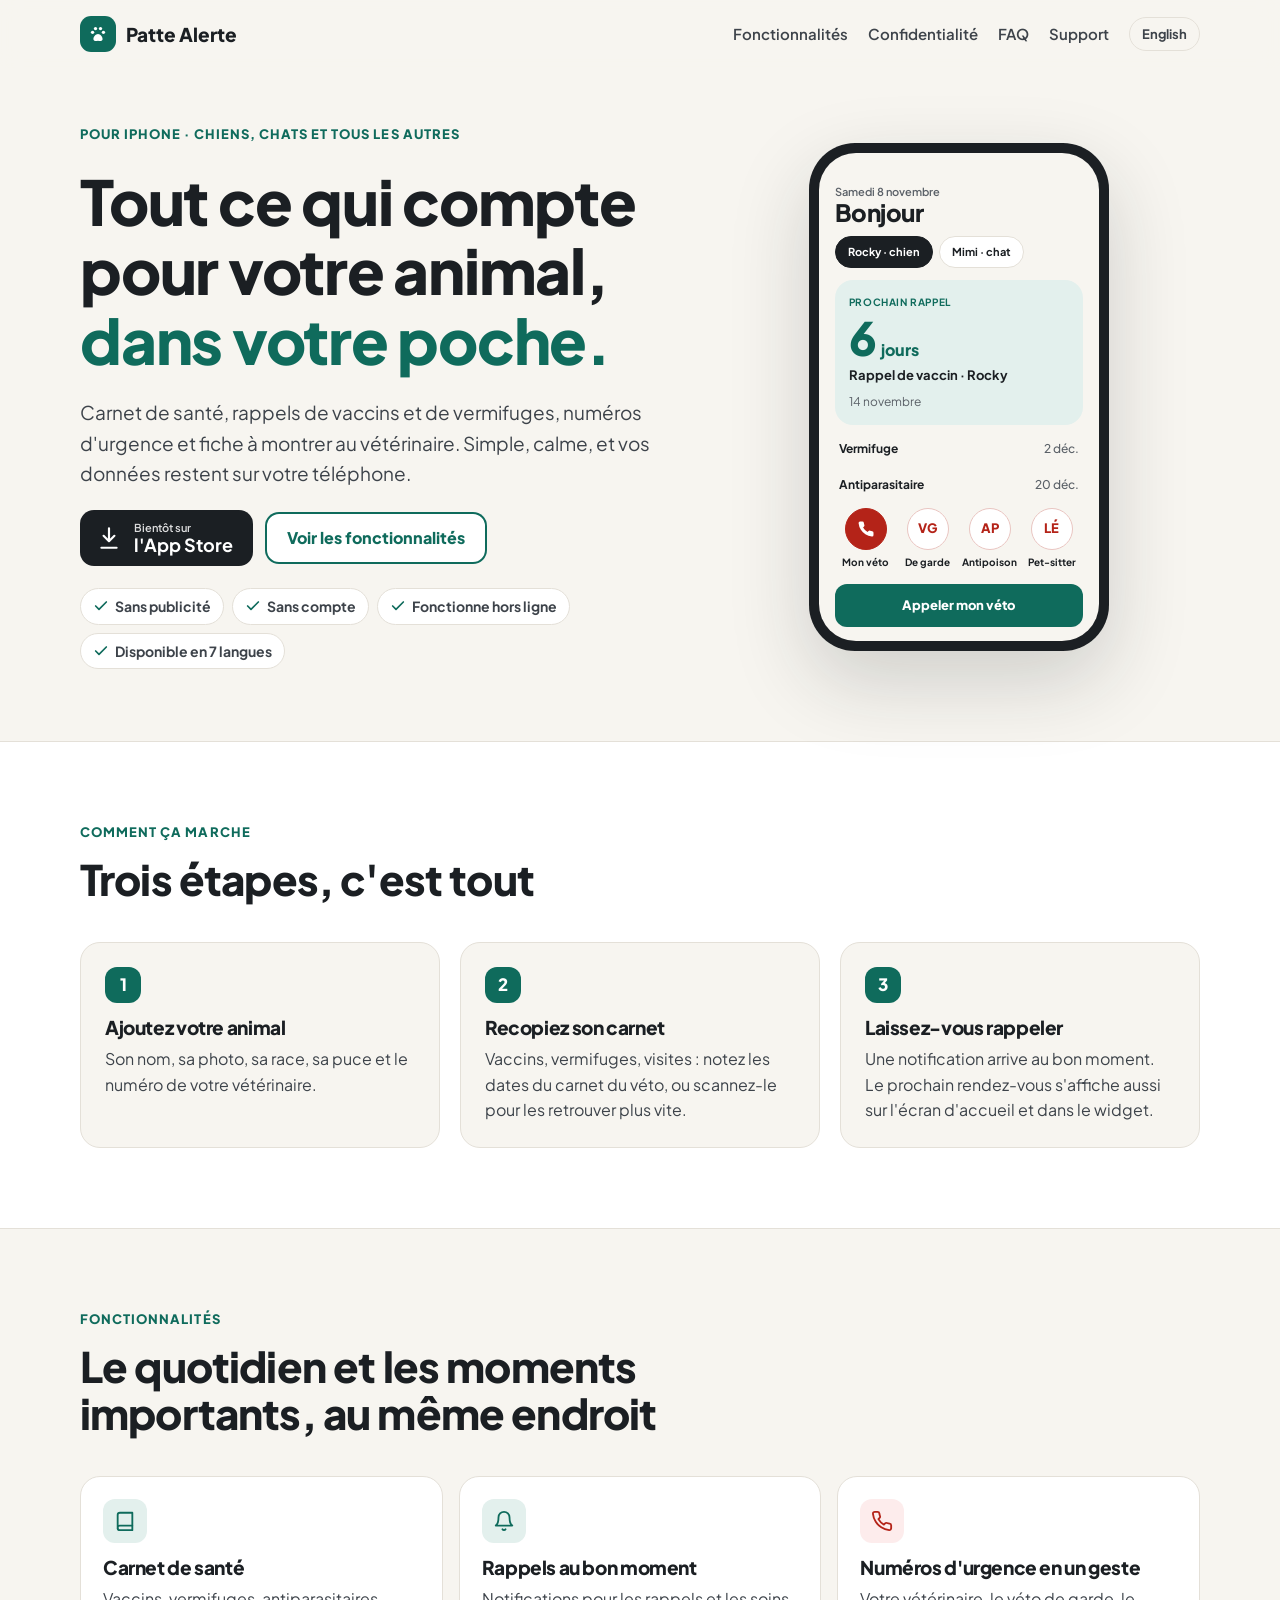
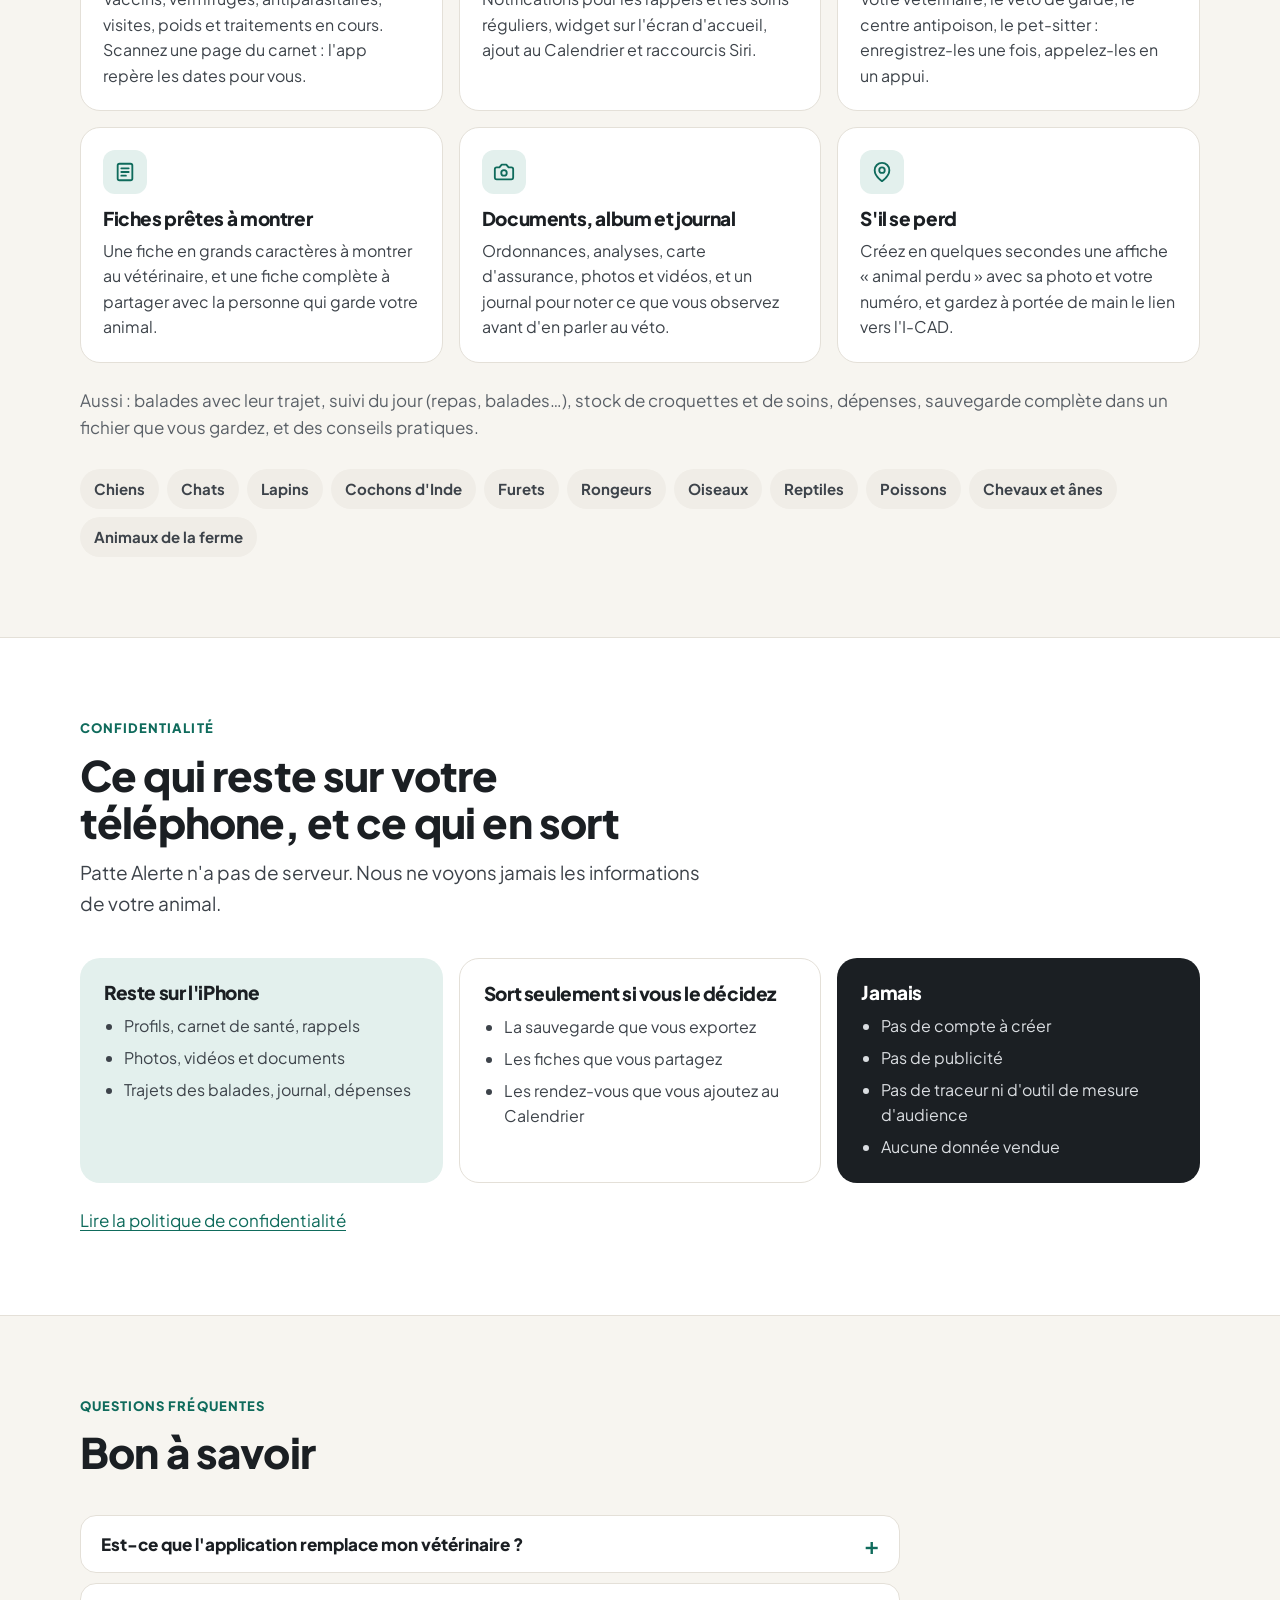
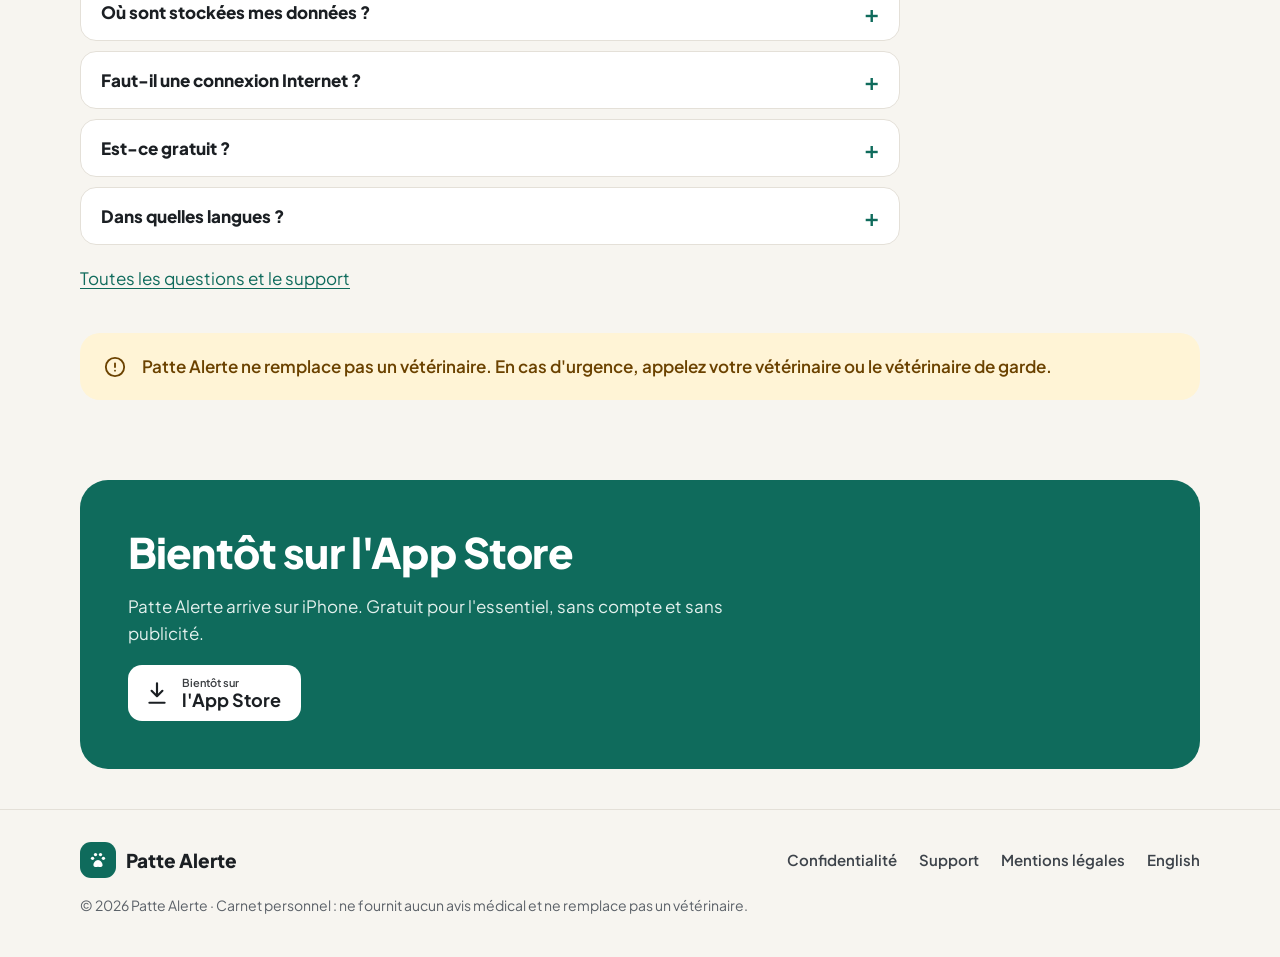
<file: index.html>
<!doctype html>
<html lang="fr">
<head>
  <meta charset="utf-8">
  <meta name="viewport" content="width=device-width, initial-scale=1">
  <title>Patte Alerte — Le carnet de santé de votre animal</title>
  <meta name="description" content="Patte Alerte réunit le carnet de santé, les rappels, les numéros d'urgence et les documents de votre animal sur votre iPhone. Sans compte, sans publicité, vos données restent sur votre téléphone.">
  <meta name="theme-color" content="#F7F5F0">
  <link rel="icon" href="assets/favicon.svg" type="image/svg+xml">
  <link rel="alternate" hreflang="fr" href="https://sofienazzouz.github.io/pattealerte-website/">
  <link rel="alternate" hreflang="en" href="https://sofienazzouz.github.io/pattealerte-website/en/">
  <meta property="og:title" content="Patte Alerte — Le carnet de santé de votre animal">
  <meta property="og:description" content="Rappels, numéros d'urgence, fiche pour le véto : l'essentiel de votre animal dans votre poche. Sans compte, sans publicité.">
  <meta property="og:type" content="website">
  <link rel="preconnect" href="https://fonts.googleapis.com">
  <link rel="preconnect" href="https://fonts.gstatic.com" crossorigin>
  <link rel="stylesheet" href="https://fonts.googleapis.com/css2?family=Plus+Jakarta+Sans:wght@400;600;700;800&display=swap">
  <link rel="stylesheet" href="styles.css">
</head>
<body>
<a class="skip" href="#contenu">Aller au contenu</a>

<header class="site-header">
  <div class="wrap">
    <a class="brand" href="./">
      <span class="logo"><svg width="20" height="20" viewBox="0 0 24 24" fill="#fff" aria-hidden="true"><circle cx="5.5" cy="10" r="2"/><circle cx="9" cy="5.5" r="2"/><circle cx="15" cy="5.5" r="2"/><circle cx="18.5" cy="10" r="2"/><path d="M12 12c-3 0-5.5 3.5-5.5 6 0 1.7 1.3 2.5 3 2.5 1 0 1.6-.5 2.5-.5s1.5.5 2.5.5c1.7 0 3-.8 3-2.5 0-2.5-2.5-6-5.5-6z"/></svg></span>
      Patte Alerte
    </a>
    <nav class="site-nav" aria-label="Navigation principale">
      <a href="#fonctionnalites">Fonctionnalités</a>
      <a href="#confidentialite">Confidentialité</a>
      <a href="#faq">FAQ</a>
      <a href="support/">Support</a>
      <a class="lang" href="en/" hreflang="en" lang="en">English</a>
    </nav>
  </div>
</header>

<main id="contenu">
  <section class="wrap hero">
    <div class="hero-copy">
      <p class="eyebrow">Pour iPhone · Chiens, chats et tous les autres</p>
      <h1>Tout ce qui compte pour votre animal, <em>dans votre poche.</em></h1>
      <p class="lead">Carnet de santé, rappels de vaccins et de vermifuges, numéros d'urgence et fiche à montrer au vétérinaire. Simple, calme, et vos données restent sur votre téléphone.</p>
      <div class="actions">
        <!-- TODO : remplacer href par le lien App Store (https://apps.apple.com/app/id…) dès que la fiche existe -->
        <a class="store" href="#telecharger">
          <svg width="26" height="26" viewBox="0 0 24 24" fill="none" stroke="currentColor" stroke-width="2" stroke-linecap="round" stroke-linejoin="round" aria-hidden="true"><path d="M12 3v12M7 10l5 5 5-5M5 21h14"/></svg>
          <span><small>Bientôt sur</small><strong>l'App Store</strong></span>
        </a>
        <a class="btn btn-outline" href="#fonctionnalites">Voir les fonctionnalités</a>
      </div>
      <ul class="chips" aria-label="Engagements">
        <li><svg width="16" height="16" viewBox="0 0 24 24" fill="none" stroke="currentColor" stroke-width="2.5" stroke-linecap="round" stroke-linejoin="round" aria-hidden="true"><path d="M20 6 9 17l-5-5"/></svg>Sans publicité</li>
        <li><svg width="16" height="16" viewBox="0 0 24 24" fill="none" stroke="currentColor" stroke-width="2.5" stroke-linecap="round" stroke-linejoin="round" aria-hidden="true"><path d="M20 6 9 17l-5-5"/></svg>Sans compte</li>
        <li><svg width="16" height="16" viewBox="0 0 24 24" fill="none" stroke="currentColor" stroke-width="2.5" stroke-linecap="round" stroke-linejoin="round" aria-hidden="true"><path d="M20 6 9 17l-5-5"/></svg>Fonctionne hors ligne</li>
        <li><svg width="16" height="16" viewBox="0 0 24 24" fill="none" stroke="currentColor" stroke-width="2.5" stroke-linecap="round" stroke-linejoin="round" aria-hidden="true"><path d="M20 6 9 17l-5-5"/></svg>Disponible en 7 langues</li>
      </ul>
    </div>

    <div class="phone" role="img" aria-label="Écran d'accueil de l'application : prochain rappel de vaccin dans 6 jours, numéros d'urgence et bouton « Appeler mon véto ».">
      <div class="screen" aria-hidden="true">
        <div><div class="date">Samedi 8 novembre</div><div class="hello">Bonjour</div></div>
        <div class="pills"><span class="pill on">Rocky · chien</span><span class="pill">Mimi · chat</span></div>
        <div class="next">
          <b>PROCHAIN RAPPEL</b>
          <div class="big">6 <span>jours</span></div>
          <strong>Rappel de vaccin · Rocky</strong>
          <span class="muted">14 novembre</span>
        </div>
        <div class="line">Vermifuge <span>2 déc.</span></div>
        <div class="line">Antiparasitaire <span>20 déc.</span></div>
        <div class="calls">
          <div><span class="bubble red"><svg width="18" height="18" viewBox="0 0 24 24" fill="currentColor"><path d="M22 16.92v3a2 2 0 0 1-2.18 2 19.79 19.79 0 0 1-8.63-3.07 19.5 19.5 0 0 1-6-6 19.79 19.79 0 0 1-3.07-8.67A2 2 0 0 1 4.11 2h3a2 2 0 0 1 2 1.72 12.84 12.84 0 0 0 .7 2.81 2 2 0 0 1-.45 2.11L8.09 9.91a16 16 0 0 0 6 6l1.27-1.27a2 2 0 0 1 2.11-.45 12.84 12.84 0 0 0 2.81.7A2 2 0 0 1 22 16.92z"/></svg></span>Mon véto</div>
          <div><span class="bubble">VG</span>De garde</div>
          <div><span class="bubble">AP</span>Antipoison</div>
          <div><span class="bubble">LÉ</span>Pet-sitter</div>
        </div>
        <div class="call">Appeler mon véto</div>
      </div>
    </div>
  </section>

  <section class="band" aria-labelledby="comment">
    <div class="wrap section">
      <div class="section-head">
        <p class="eyebrow">Comment ça marche</p>
        <h2 id="comment">Trois étapes, c'est tout</h2>
      </div>
      <ol class="steps">
        <li><h3>Ajoutez votre animal</h3><p>Son nom, sa photo, sa race, sa puce et le numéro de votre vétérinaire.</p></li>
        <li><h3>Recopiez son carnet</h3><p>Vaccins, vermifuges, visites : notez les dates du carnet du véto, ou scannez-le pour les retrouver plus vite.</p></li>
        <li><h3>Laissez-vous rappeler</h3><p>Une notification arrive au bon moment. Le prochain rendez-vous s'affiche aussi sur l'écran d'accueil et dans le widget.</p></li>
      </ol>
    </div>
  </section>

  <section class="wrap section" id="fonctionnalites" aria-labelledby="fonctions">
    <div class="section-head">
      <p class="eyebrow">Fonctionnalités</p>
      <h2 id="fonctions">Le quotidien et les moments importants, au même endroit</h2>
    </div>
    <div class="features">
      <article class="feature">
        <span class="icon"><svg width="22" height="22" viewBox="0 0 24 24" fill="none" stroke="currentColor" stroke-width="2" stroke-linejoin="round" aria-hidden="true"><path d="M4 19.5A2.5 2.5 0 0 1 6.5 17H20V3H6.5A2.5 2.5 0 0 0 4 5.5z"/><path d="M4 19.5A2.5 2.5 0 0 0 6.5 22H20v-5"/></svg></span>
        <h3>Carnet de santé</h3>
        <p>Vaccins, vermifuges, antiparasitaires, visites, poids et traitements en cours. Scannez une page du carnet : l'app repère les dates pour vous.</p>
      </article>
      <article class="feature">
        <span class="icon"><svg width="22" height="22" viewBox="0 0 24 24" fill="none" stroke="currentColor" stroke-width="2" stroke-linecap="round" stroke-linejoin="round" aria-hidden="true"><path d="M6 8a6 6 0 0 1 12 0c0 7 3 9 3 9H3s3-2 3-9"/><path d="M10.3 21a1.94 1.94 0 0 0 3.4 0"/></svg></span>
        <h3>Rappels au bon moment</h3>
        <p>Notifications pour les rappels et les soins réguliers, widget sur l'écran d'accueil, ajout au Calendrier et raccourcis Siri.</p>
      </article>
      <article class="feature">
        <span class="icon red"><svg width="22" height="22" viewBox="0 0 24 24" fill="none" stroke="currentColor" stroke-width="2" stroke-linecap="round" stroke-linejoin="round" aria-hidden="true"><path d="M22 16.92v3a2 2 0 0 1-2.18 2 19.79 19.79 0 0 1-8.63-3.07 19.5 19.5 0 0 1-6-6 19.79 19.79 0 0 1-3.07-8.67A2 2 0 0 1 4.11 2h3a2 2 0 0 1 2 1.72 12.84 12.84 0 0 0 .7 2.81 2 2 0 0 1-.45 2.11L8.09 9.91a16 16 0 0 0 6 6l1.27-1.27a2 2 0 0 1 2.11-.45 12.84 12.84 0 0 0 2.81.7A2 2 0 0 1 22 16.92z"/></svg></span>
        <h3>Numéros d'urgence en un geste</h3>
        <p>Votre vétérinaire, le véto de garde, le centre antipoison, le pet-sitter : enregistrez-les une fois, appelez-les en un appui.</p>
      </article>
      <article class="feature">
        <span class="icon"><svg width="22" height="22" viewBox="0 0 24 24" fill="none" stroke="currentColor" stroke-width="2" stroke-linecap="round" stroke-linejoin="round" aria-hidden="true"><rect x="4" y="3" width="16" height="18" rx="2"/><path d="M8 8h8M8 12h8M8 16h5"/></svg></span>
        <h3>Fiches prêtes à montrer</h3>
        <p>Une fiche en grands caractères à montrer au vétérinaire, et une fiche complète à partager avec la personne qui garde votre animal.</p>
      </article>
      <article class="feature">
        <span class="icon"><svg width="22" height="22" viewBox="0 0 24 24" fill="none" stroke="currentColor" stroke-width="2" stroke-linecap="round" stroke-linejoin="round" aria-hidden="true"><path d="M14.5 4h-5L7 7H4a2 2 0 0 0-2 2v9a2 2 0 0 0 2 2h16a2 2 0 0 0 2-2V9a2 2 0 0 0-2-2h-3z"/><circle cx="12" cy="13" r="3"/></svg></span>
        <h3>Documents, album et journal</h3>
        <p>Ordonnances, analyses, carte d'assurance, photos et vidéos, et un journal pour noter ce que vous observez avant d'en parler au véto.</p>
      </article>
      <article class="feature">
        <span class="icon"><svg width="22" height="22" viewBox="0 0 24 24" fill="none" stroke="currentColor" stroke-width="2" stroke-linecap="round" stroke-linejoin="round" aria-hidden="true"><path d="M20 10c0 6-8 12-8 12s-8-6-8-12a8 8 0 0 1 16 0z"/><circle cx="12" cy="10" r="3"/></svg></span>
        <h3>S'il se perd</h3>
        <p>Créez en quelques secondes une affiche « animal perdu » avec sa photo et votre numéro, et gardez à portée de main le lien vers l'I-CAD.</p>
      </article>
    </div>
    <p class="muted" style="margin-top: 24px">Aussi : balades avec leur trajet, suivi du jour (repas, balades…), stock de croquettes et de soins, dépenses, sauvegarde complète dans un fichier que vous gardez, et des conseils pratiques.</p>
    <ul class="species" aria-label="Animaux pris en charge">
      <li>Chiens</li><li>Chats</li><li>Lapins</li><li>Cochons d'Inde</li><li>Furets</li><li>Rongeurs</li><li>Oiseaux</li><li>Reptiles</li><li>Poissons</li><li>Chevaux et ânes</li><li>Animaux de la ferme</li>
    </ul>
  </section>

  <section class="band" id="confidentialite" aria-labelledby="vie-privee">
    <div class="wrap section">
      <div class="section-head">
        <p class="eyebrow">Confidentialité</p>
        <h2 id="vie-privee">Ce qui reste sur votre téléphone, et ce qui en sort</h2>
        <p class="lead">Patte Alerte n'a pas de serveur. Nous ne voyons jamais les informations de votre animal.</p>
      </div>
      <div class="privacy-grid">
        <div class="stays">
          <h3>Reste sur l'iPhone</h3>
          <ul><li>Profils, carnet de santé, rappels</li><li>Photos, vidéos et documents</li><li>Trajets des balades, journal, dépenses</li></ul>
        </div>
        <div class="choice">
          <h3>Sort seulement si vous le décidez</h3>
          <ul><li>La sauvegarde que vous exportez</li><li>Les fiches que vous partagez</li><li>Les rendez-vous que vous ajoutez au Calendrier</li></ul>
        </div>
        <div class="never">
          <h3>Jamais</h3>
          <ul><li>Pas de compte à créer</li><li>Pas de publicité</li><li>Pas de traceur ni d'outil de mesure d'audience</li><li>Aucune donnée vendue</li></ul>
        </div>
      </div>
      <p style="margin-top: 24px"><a href="privacy/">Lire la politique de confidentialité</a></p>
    </div>
  </section>

  <section class="wrap section" id="faq" aria-labelledby="questions">
    <div class="section-head">
      <p class="eyebrow">Questions fréquentes</p>
      <h2 id="questions">Bon à savoir</h2>
    </div>
    <div class="faq">
      <details><summary>Est-ce que l'application remplace mon vétérinaire ?</summary><p>Non. Patte Alerte est un carnet personnel : il garde ce que vous saisissez et vous rappelle les dates que vous avez choisies. Il ne donne aucun avis médical. Pour toute question de santé, et en cas d'urgence, appelez votre vétérinaire.</p></details>
      <details><summary>Où sont stockées mes données ?</summary><p>Uniquement sur votre iPhone. Si vous changez de téléphone, exportez une sauvegarde depuis les Réglages de l'app, puis importez-la sur le nouveau.</p></details>
      <details><summary>Faut-il une connexion Internet ?</summary><p>Non. Toute l'application fonctionne hors ligne, y compris les numéros d'urgence et les fiches.</p></details>
      <details><summary>Est-ce gratuit ?</summary><p>Oui : pour un animal, l'essentiel est gratuit et sans publicité (carnet de santé, rappels, numéros d'urgence, poids, affiche « animal perdu », sauvegarde, widget…). Patte Alerte+ ajoute plusieurs animaux et des documents et photos sans limite, pour un <strong>paiement unique, sans abonnement</strong>. Le premier mois, tout est débloqué gratuitement.</p></details>
      <details><summary>Dans quelles langues ?</summary><p>Français, anglais, espagnol, allemand, italien, portugais et arabe. L'application suit la langue de votre iPhone, et vous pouvez la changer dans les Réglages.</p></details>
    </div>
    <p style="margin-top: 20px"><a href="support/">Toutes les questions et le support</a></p>

    <div class="vet-note" role="note">
      <svg width="22" height="22" viewBox="0 0 24 24" fill="none" stroke="currentColor" stroke-width="2" stroke-linecap="round" stroke-linejoin="round" aria-hidden="true"><circle cx="12" cy="12" r="10"/><path d="M12 8v4M12 16h.01"/></svg>
      <p>Patte Alerte ne remplace pas un vétérinaire. En cas d'urgence, appelez votre vétérinaire ou le vétérinaire de garde.</p>
    </div>
  </section>

  <section class="wrap" id="telecharger" aria-labelledby="dl">
    <div class="cta">
      <h2 id="dl">Bientôt sur l'App Store</h2>
      <p>Patte Alerte arrive sur iPhone. Gratuit pour l'essentiel, sans compte et sans publicité.</p>
      <!-- TODO : lien App Store -->
      <a class="store" href="#telecharger">
        <svg width="26" height="26" viewBox="0 0 24 24" fill="none" stroke="currentColor" stroke-width="2" stroke-linecap="round" stroke-linejoin="round" aria-hidden="true"><path d="M12 3v12M7 10l5 5 5-5M5 21h14"/></svg>
        <span><small>Bientôt sur</small><strong>l'App Store</strong></span>
      </a>
    </div>
  </section>
</main>

<footer class="footer">
  <div class="wrap">
    <a class="brand" href="./"><span class="logo"><svg width="20" height="20" viewBox="0 0 24 24" fill="#fff" aria-hidden="true"><circle cx="5.5" cy="10" r="2"/><circle cx="9" cy="5.5" r="2"/><circle cx="15" cy="5.5" r="2"/><circle cx="18.5" cy="10" r="2"/><path d="M12 12c-3 0-5.5 3.5-5.5 6 0 1.7 1.3 2.5 3 2.5 1 0 1.6-.5 2.5-.5s1.5.5 2.5.5c1.7 0 3-.8 3-2.5 0-2.5-2.5-6-5.5-6z"/></svg></span>Patte Alerte</a>
    <nav aria-label="Liens de bas de page">
      <a href="privacy/">Confidentialité</a>
      <a href="support/">Support</a>
      <a href="support/#mentions">Mentions légales</a>
      <a href="en/" hreflang="en" lang="en">English</a>
    </nav>
    <p class="disclaimer">© 2026 Patte Alerte · Carnet personnel : ne fournit aucun avis médical et ne remplace pas un vétérinaire.</p>
  </div>
</footer>
</body>
</html>
</file>
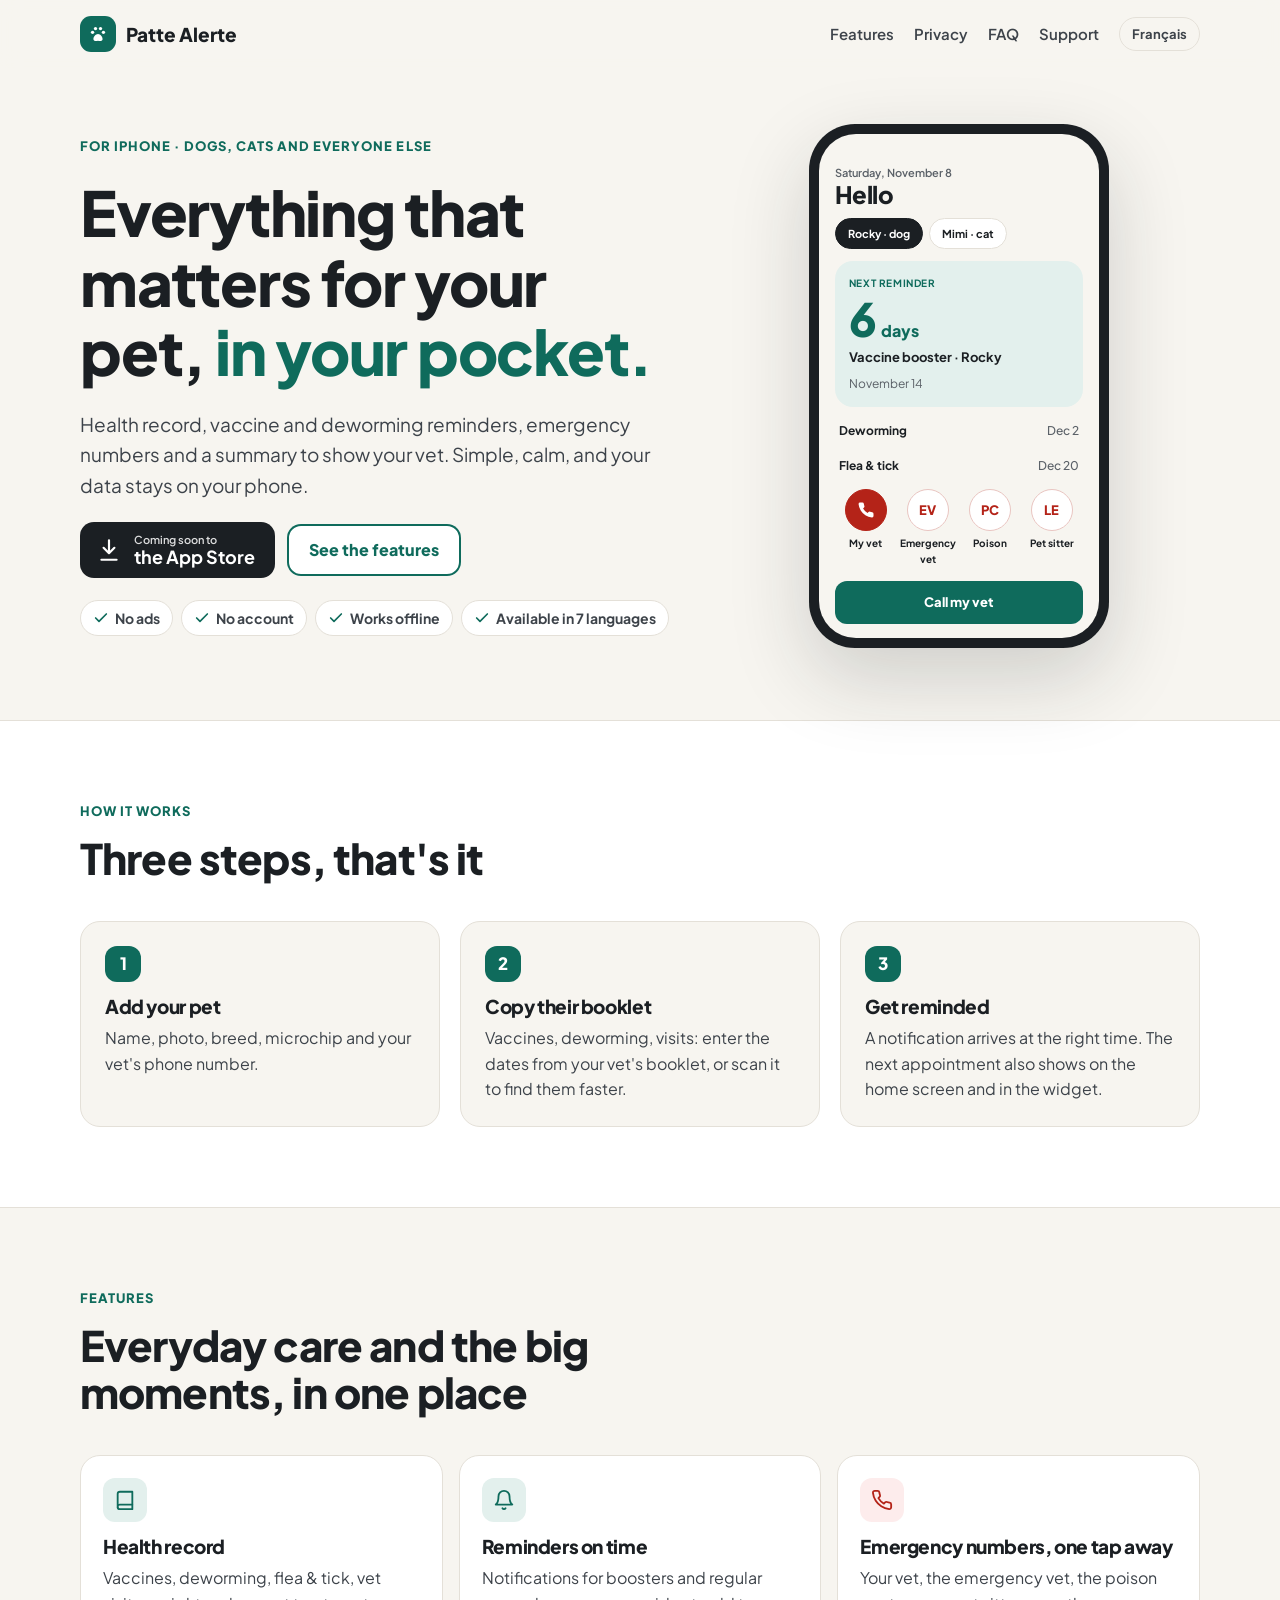
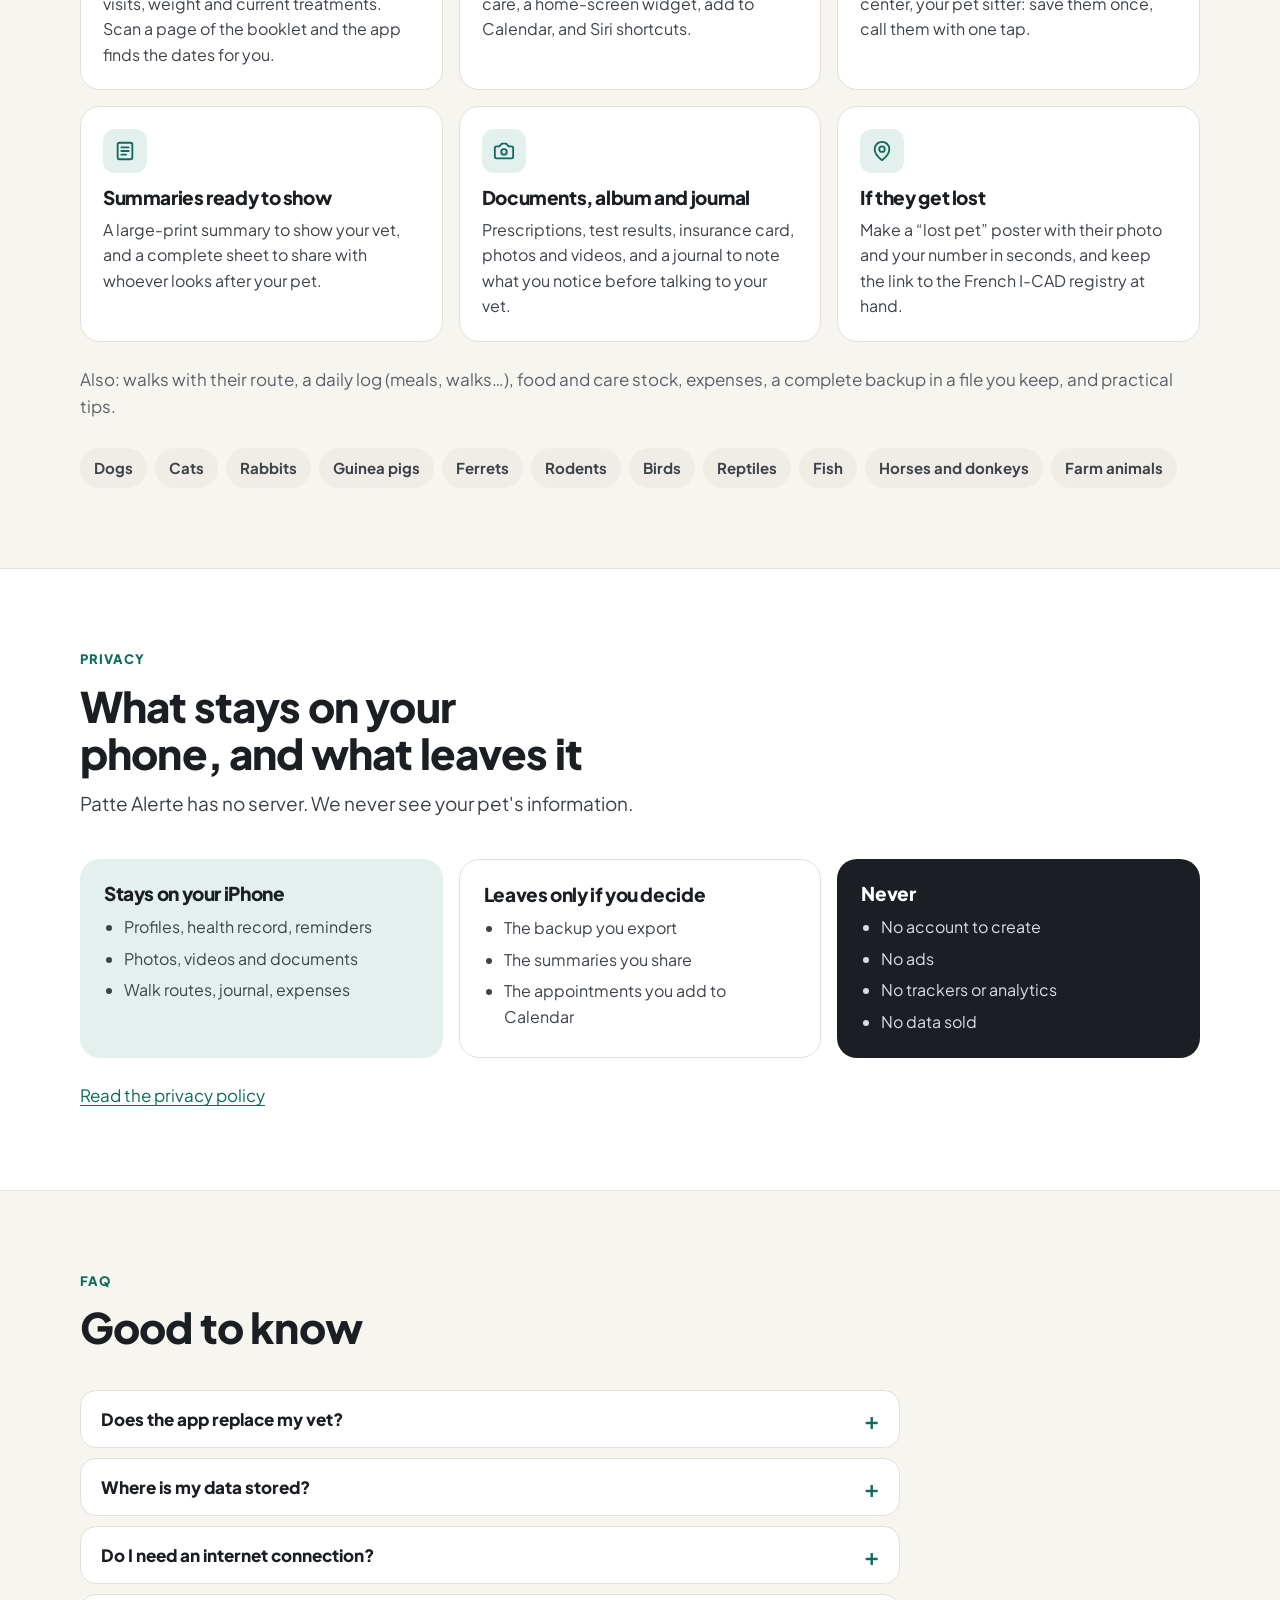
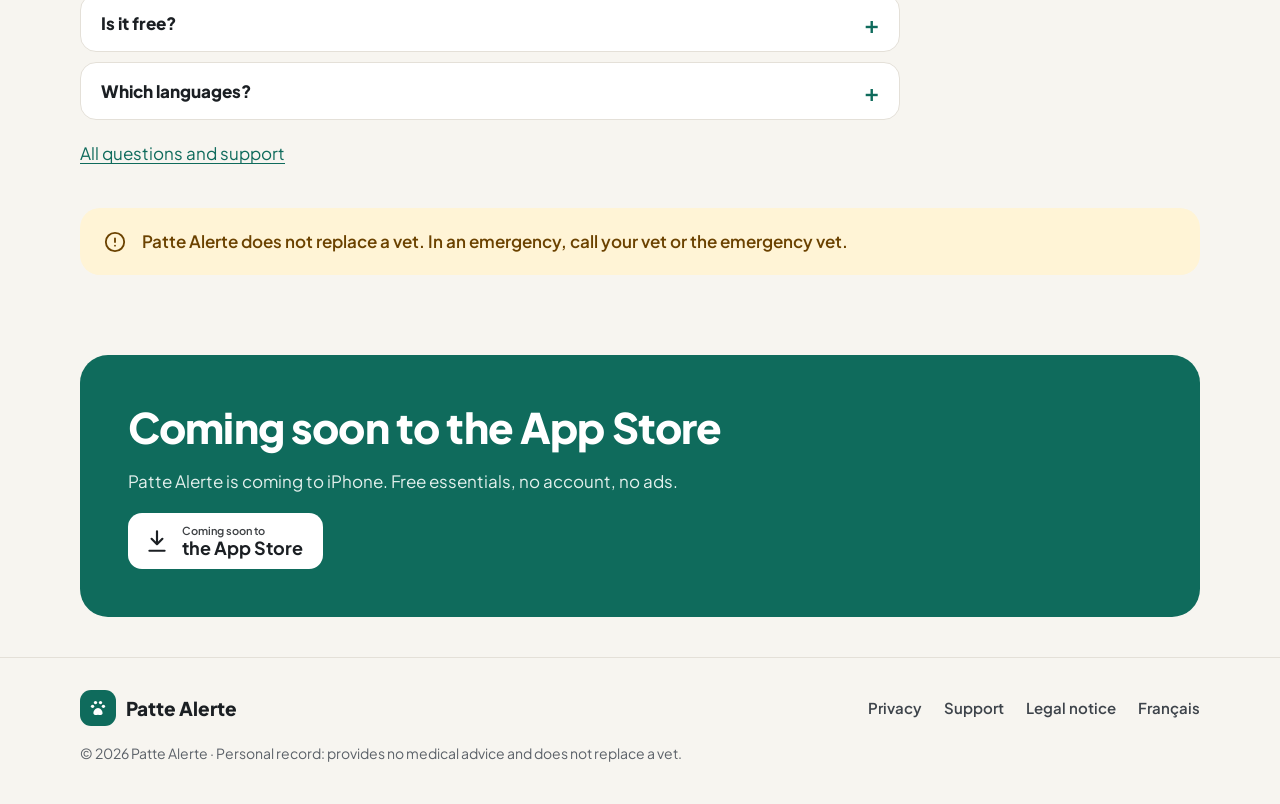
<file: en/index.html>
<!doctype html>
<html lang="en">
<head>
  <meta charset="utf-8">
  <meta name="viewport" content="width=device-width, initial-scale=1">
  <title>Patte Alerte — Your pet's health record</title>
  <meta name="description" content="Patte Alerte keeps your pet's health record, reminders, emergency numbers and documents on your iPhone. No account, no ads, your data stays on your phone.">
  <meta name="theme-color" content="#F7F5F0">
  <link rel="icon" href="../assets/favicon.svg" type="image/svg+xml">
  <link rel="alternate" hreflang="fr" href="https://sofienazzouz.github.io/pattealerte-website/">
  <link rel="alternate" hreflang="en" href="https://sofienazzouz.github.io/pattealerte-website/en/">
  <meta property="og:title" content="Patte Alerte — Your pet's health record">
  <meta property="og:description" content="Reminders, emergency numbers, a summary for the vet: everything about your pet, in your pocket. No account, no ads.">
  <meta property="og:type" content="website">
  <link rel="preconnect" href="https://fonts.googleapis.com">
  <link rel="preconnect" href="https://fonts.gstatic.com" crossorigin>
  <link rel="stylesheet" href="https://fonts.googleapis.com/css2?family=Plus+Jakarta+Sans:wght@400;600;700;800&display=swap">
  <link rel="stylesheet" href="../styles.css">
</head>
<body>
<a class="skip" href="#content">Skip to content</a>

<header class="site-header">
  <div class="wrap">
    <a class="brand" href="./">
      <span class="logo"><svg width="20" height="20" viewBox="0 0 24 24" fill="#fff" aria-hidden="true"><circle cx="5.5" cy="10" r="2"/><circle cx="9" cy="5.5" r="2"/><circle cx="15" cy="5.5" r="2"/><circle cx="18.5" cy="10" r="2"/><path d="M12 12c-3 0-5.5 3.5-5.5 6 0 1.7 1.3 2.5 3 2.5 1 0 1.6-.5 2.5-.5s1.5.5 2.5.5c1.7 0 3-.8 3-2.5 0-2.5-2.5-6-5.5-6z"/></svg></span>
      Patte Alerte
    </a>
    <nav class="site-nav" aria-label="Main navigation">
      <a href="#features">Features</a>
      <a href="#privacy">Privacy</a>
      <a href="#faq">FAQ</a>
      <a href="support/">Support</a>
      <a class="lang" href="../" hreflang="fr" lang="fr">Français</a>
    </nav>
  </div>
</header>

<main id="content">
  <section class="wrap hero">
    <div class="hero-copy">
      <p class="eyebrow">For iPhone · Dogs, cats and everyone else</p>
      <h1>Everything that matters for your pet, <em>in your pocket.</em></h1>
      <p class="lead">Health record, vaccine and deworming reminders, emergency numbers and a summary to show your vet. Simple, calm, and your data stays on your phone.</p>
      <div class="actions">
        <!-- TODO: replace href with the App Store link (https://apps.apple.com/app/id…) once the listing exists -->
        <a class="store" href="#download">
          <svg width="26" height="26" viewBox="0 0 24 24" fill="none" stroke="currentColor" stroke-width="2" stroke-linecap="round" stroke-linejoin="round" aria-hidden="true"><path d="M12 3v12M7 10l5 5 5-5M5 21h14"/></svg>
          <span><small>Coming soon to</small><strong>the App Store</strong></span>
        </a>
        <a class="btn btn-outline" href="#features">See the features</a>
      </div>
      <ul class="chips" aria-label="Our promises">
        <li><svg width="16" height="16" viewBox="0 0 24 24" fill="none" stroke="currentColor" stroke-width="2.5" stroke-linecap="round" stroke-linejoin="round" aria-hidden="true"><path d="M20 6 9 17l-5-5"/></svg>No ads</li>
        <li><svg width="16" height="16" viewBox="0 0 24 24" fill="none" stroke="currentColor" stroke-width="2.5" stroke-linecap="round" stroke-linejoin="round" aria-hidden="true"><path d="M20 6 9 17l-5-5"/></svg>No account</li>
        <li><svg width="16" height="16" viewBox="0 0 24 24" fill="none" stroke="currentColor" stroke-width="2.5" stroke-linecap="round" stroke-linejoin="round" aria-hidden="true"><path d="M20 6 9 17l-5-5"/></svg>Works offline</li>
        <li><svg width="16" height="16" viewBox="0 0 24 24" fill="none" stroke="currentColor" stroke-width="2.5" stroke-linecap="round" stroke-linejoin="round" aria-hidden="true"><path d="M20 6 9 17l-5-5"/></svg>Available in 7 languages</li>
      </ul>
    </div>

    <div class="phone" role="img" aria-label="App home screen: next vaccine reminder in 6 days, emergency numbers and a “Call my vet” button.">
      <div class="screen" aria-hidden="true">
        <div><div class="date">Saturday, November 8</div><div class="hello">Hello</div></div>
        <div class="pills"><span class="pill on">Rocky · dog</span><span class="pill">Mimi · cat</span></div>
        <div class="next">
          <b>NEXT REMINDER</b>
          <div class="big">6 <span>days</span></div>
          <strong>Vaccine booster · Rocky</strong>
          <span class="muted">November 14</span>
        </div>
        <div class="line">Deworming <span>Dec 2</span></div>
        <div class="line">Flea &amp; tick <span>Dec 20</span></div>
        <div class="calls">
          <div><span class="bubble red"><svg width="18" height="18" viewBox="0 0 24 24" fill="currentColor"><path d="M22 16.92v3a2 2 0 0 1-2.18 2 19.79 19.79 0 0 1-8.63-3.07 19.5 19.5 0 0 1-6-6 19.79 19.79 0 0 1-3.07-8.67A2 2 0 0 1 4.11 2h3a2 2 0 0 1 2 1.72 12.84 12.84 0 0 0 .7 2.81 2 2 0 0 1-.45 2.11L8.09 9.91a16 16 0 0 0 6 6l1.27-1.27a2 2 0 0 1 2.11-.45 12.84 12.84 0 0 0 2.81.7A2 2 0 0 1 22 16.92z"/></svg></span>My vet</div>
          <div><span class="bubble">EV</span>Emergency vet</div>
          <div><span class="bubble">PC</span>Poison</div>
          <div><span class="bubble">LE</span>Pet sitter</div>
        </div>
        <div class="call">Call my vet</div>
      </div>
    </div>
  </section>

  <section class="band" aria-labelledby="how">
    <div class="wrap section">
      <div class="section-head">
        <p class="eyebrow">How it works</p>
        <h2 id="how">Three steps, that's it</h2>
      </div>
      <ol class="steps">
        <li><h3>Add your pet</h3><p>Name, photo, breed, microchip and your vet's phone number.</p></li>
        <li><h3>Copy their booklet</h3><p>Vaccines, deworming, visits: enter the dates from your vet's booklet, or scan it to find them faster.</p></li>
        <li><h3>Get reminded</h3><p>A notification arrives at the right time. The next appointment also shows on the home screen and in the widget.</p></li>
      </ol>
    </div>
  </section>

  <section class="wrap section" id="features" aria-labelledby="features-title">
    <div class="section-head">
      <p class="eyebrow">Features</p>
      <h2 id="features-title">Everyday care and the big moments, in one place</h2>
    </div>
    <div class="features">
      <article class="feature">
        <span class="icon"><svg width="22" height="22" viewBox="0 0 24 24" fill="none" stroke="currentColor" stroke-width="2" stroke-linejoin="round" aria-hidden="true"><path d="M4 19.5A2.5 2.5 0 0 1 6.5 17H20V3H6.5A2.5 2.5 0 0 0 4 5.5z"/><path d="M4 19.5A2.5 2.5 0 0 0 6.5 22H20v-5"/></svg></span>
        <h3>Health record</h3>
        <p>Vaccines, deworming, flea &amp; tick, vet visits, weight and current treatments. Scan a page of the booklet and the app finds the dates for you.</p>
      </article>
      <article class="feature">
        <span class="icon"><svg width="22" height="22" viewBox="0 0 24 24" fill="none" stroke="currentColor" stroke-width="2" stroke-linecap="round" stroke-linejoin="round" aria-hidden="true"><path d="M6 8a6 6 0 0 1 12 0c0 7 3 9 3 9H3s3-2 3-9"/><path d="M10.3 21a1.94 1.94 0 0 0 3.4 0"/></svg></span>
        <h3>Reminders on time</h3>
        <p>Notifications for boosters and regular care, a home-screen widget, add to Calendar, and Siri shortcuts.</p>
      </article>
      <article class="feature">
        <span class="icon red"><svg width="22" height="22" viewBox="0 0 24 24" fill="none" stroke="currentColor" stroke-width="2" stroke-linecap="round" stroke-linejoin="round" aria-hidden="true"><path d="M22 16.92v3a2 2 0 0 1-2.18 2 19.79 19.79 0 0 1-8.63-3.07 19.5 19.5 0 0 1-6-6 19.79 19.79 0 0 1-3.07-8.67A2 2 0 0 1 4.11 2h3a2 2 0 0 1 2 1.72 12.84 12.84 0 0 0 .7 2.81 2 2 0 0 1-.45 2.11L8.09 9.91a16 16 0 0 0 6 6l1.27-1.27a2 2 0 0 1 2.11-.45 12.84 12.84 0 0 0 2.81.7A2 2 0 0 1 22 16.92z"/></svg></span>
        <h3>Emergency numbers, one tap away</h3>
        <p>Your vet, the emergency vet, the poison center, your pet sitter: save them once, call them with one tap.</p>
      </article>
      <article class="feature">
        <span class="icon"><svg width="22" height="22" viewBox="0 0 24 24" fill="none" stroke="currentColor" stroke-width="2" stroke-linecap="round" stroke-linejoin="round" aria-hidden="true"><rect x="4" y="3" width="16" height="18" rx="2"/><path d="M8 8h8M8 12h8M8 16h5"/></svg></span>
        <h3>Summaries ready to show</h3>
        <p>A large-print summary to show your vet, and a complete sheet to share with whoever looks after your pet.</p>
      </article>
      <article class="feature">
        <span class="icon"><svg width="22" height="22" viewBox="0 0 24 24" fill="none" stroke="currentColor" stroke-width="2" stroke-linecap="round" stroke-linejoin="round" aria-hidden="true"><path d="M14.5 4h-5L7 7H4a2 2 0 0 0-2 2v9a2 2 0 0 0 2 2h16a2 2 0 0 0 2-2V9a2 2 0 0 0-2-2h-3z"/><circle cx="12" cy="13" r="3"/></svg></span>
        <h3>Documents, album and journal</h3>
        <p>Prescriptions, test results, insurance card, photos and videos, and a journal to note what you notice before talking to your vet.</p>
      </article>
      <article class="feature">
        <span class="icon"><svg width="22" height="22" viewBox="0 0 24 24" fill="none" stroke="currentColor" stroke-width="2" stroke-linecap="round" stroke-linejoin="round" aria-hidden="true"><path d="M20 10c0 6-8 12-8 12s-8-6-8-12a8 8 0 0 1 16 0z"/><circle cx="12" cy="10" r="3"/></svg></span>
        <h3>If they get lost</h3>
        <p>Make a “lost pet” poster with their photo and your number in seconds, and keep the link to the French I-CAD registry at hand.</p>
      </article>
    </div>
    <p class="muted" style="margin-top: 24px">Also: walks with their route, a daily log (meals, walks…), food and care stock, expenses, a complete backup in a file you keep, and practical tips.</p>
    <ul class="species" aria-label="Supported animals">
      <li>Dogs</li><li>Cats</li><li>Rabbits</li><li>Guinea pigs</li><li>Ferrets</li><li>Rodents</li><li>Birds</li><li>Reptiles</li><li>Fish</li><li>Horses and donkeys</li><li>Farm animals</li>
    </ul>
  </section>

  <section class="band" id="privacy" aria-labelledby="privacy-title">
    <div class="wrap section">
      <div class="section-head">
        <p class="eyebrow">Privacy</p>
        <h2 id="privacy-title">What stays on your phone, and what leaves it</h2>
        <p class="lead">Patte Alerte has no server. We never see your pet's information.</p>
      </div>
      <div class="privacy-grid">
        <div class="stays">
          <h3>Stays on your iPhone</h3>
          <ul><li>Profiles, health record, reminders</li><li>Photos, videos and documents</li><li>Walk routes, journal, expenses</li></ul>
        </div>
        <div class="choice">
          <h3>Leaves only if you decide</h3>
          <ul><li>The backup you export</li><li>The summaries you share</li><li>The appointments you add to Calendar</li></ul>
        </div>
        <div class="never">
          <h3>Never</h3>
          <ul><li>No account to create</li><li>No ads</li><li>No trackers or analytics</li><li>No data sold</li></ul>
        </div>
      </div>
      <p style="margin-top: 24px"><a href="privacy/">Read the privacy policy</a></p>
    </div>
  </section>

  <section class="wrap section" id="faq" aria-labelledby="faq-title">
    <div class="section-head">
      <p class="eyebrow">FAQ</p>
      <h2 id="faq-title">Good to know</h2>
    </div>
    <div class="faq">
      <details><summary>Does the app replace my vet?</summary><p>No. Patte Alerte is a personal record: it keeps what you enter and reminds you of the dates you chose. It gives no medical advice. For any health question, and in an emergency, call your vet.</p></details>
      <details><summary>Where is my data stored?</summary><p>Only on your iPhone. If you change phones, export a backup from the app's Settings, then import it on the new one.</p></details>
      <details><summary>Do I need an internet connection?</summary><p>No. The whole app works offline, including emergency numbers and summaries.</p></details>
      <details><summary>Is it free?</summary><p>Yes: for one pet, the essentials are free and ad-free (health record, reminders, emergency numbers, weight, lost-pet poster, backup, widget…). Patte Alerte+ adds more pets and unlimited documents and photos, for a <strong>one-time payment, no subscription</strong>. Everything is unlocked for free during the first month.</p></details>
      <details><summary>Which languages?</summary><p>French, English, Spanish, German, Italian, Portuguese and Arabic. The app follows your iPhone's language, and you can change it in Settings.</p></details>
    </div>
    <p style="margin-top: 20px"><a href="support/">All questions and support</a></p>

    <div class="vet-note" role="note">
      <svg width="22" height="22" viewBox="0 0 24 24" fill="none" stroke="currentColor" stroke-width="2" stroke-linecap="round" stroke-linejoin="round" aria-hidden="true"><circle cx="12" cy="12" r="10"/><path d="M12 8v4M12 16h.01"/></svg>
      <p>Patte Alerte does not replace a vet. In an emergency, call your vet or the emergency vet.</p>
    </div>
  </section>

  <section class="wrap" id="download" aria-labelledby="dl">
    <div class="cta">
      <h2 id="dl">Coming soon to the App Store</h2>
      <p>Patte Alerte is coming to iPhone. Free essentials, no account, no ads.</p>
      <!-- TODO: App Store link -->
      <a class="store" href="#download">
        <svg width="26" height="26" viewBox="0 0 24 24" fill="none" stroke="currentColor" stroke-width="2" stroke-linecap="round" stroke-linejoin="round" aria-hidden="true"><path d="M12 3v12M7 10l5 5 5-5M5 21h14"/></svg>
        <span><small>Coming soon to</small><strong>the App Store</strong></span>
      </a>
    </div>
  </section>
</main>

<footer class="footer">
  <div class="wrap">
    <a class="brand" href="./"><span class="logo"><svg width="20" height="20" viewBox="0 0 24 24" fill="#fff" aria-hidden="true"><circle cx="5.5" cy="10" r="2"/><circle cx="9" cy="5.5" r="2"/><circle cx="15" cy="5.5" r="2"/><circle cx="18.5" cy="10" r="2"/><path d="M12 12c-3 0-5.5 3.5-5.5 6 0 1.7 1.3 2.5 3 2.5 1 0 1.6-.5 2.5-.5s1.5.5 2.5.5c1.7 0 3-.8 3-2.5 0-2.5-2.5-6-5.5-6z"/></svg></span>Patte Alerte</a>
    <nav aria-label="Footer links">
      <a href="privacy/">Privacy</a>
      <a href="support/">Support</a>
      <a href="support/#legal">Legal notice</a>
      <a href="../" hreflang="fr" lang="fr">Français</a>
    </nav>
    <p class="disclaimer">© 2026 Patte Alerte · Personal record: provides no medical advice and does not replace a vet.</p>
  </div>
</footer>
</body>
</html>
</file>
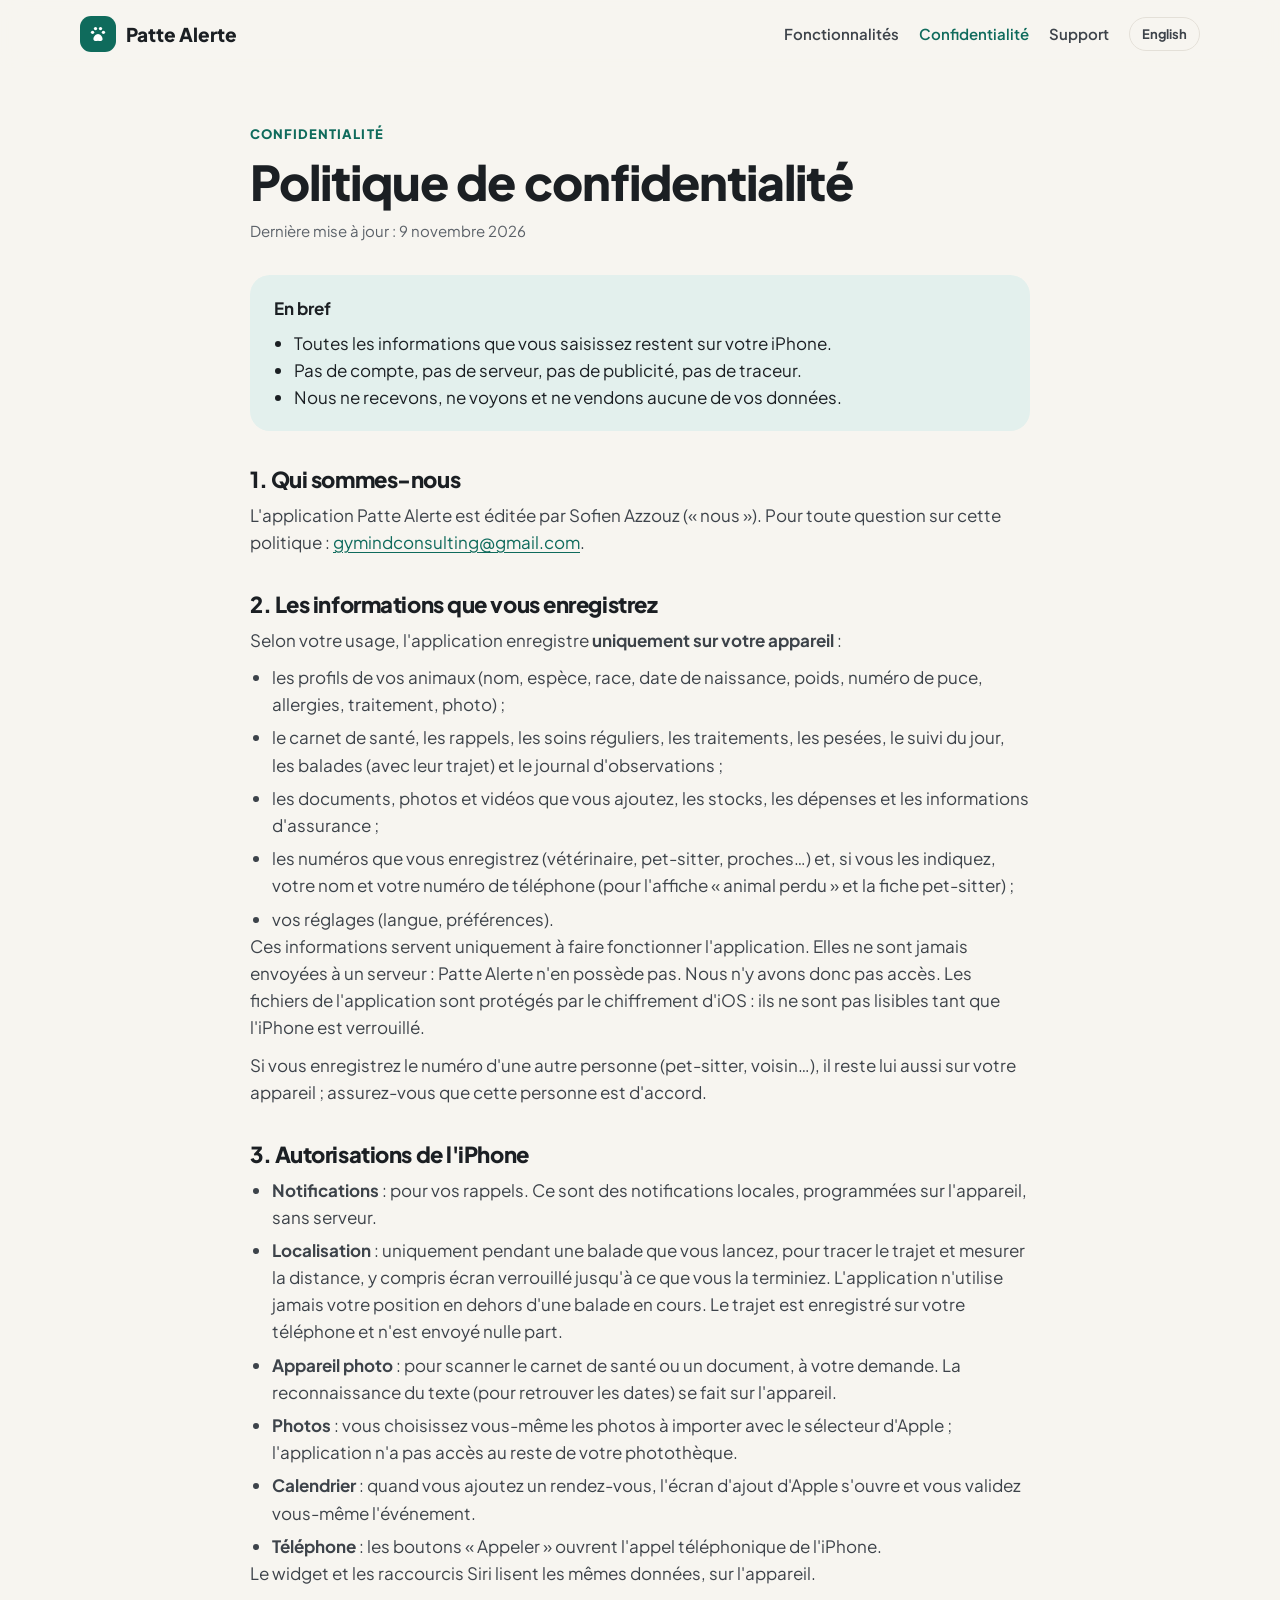
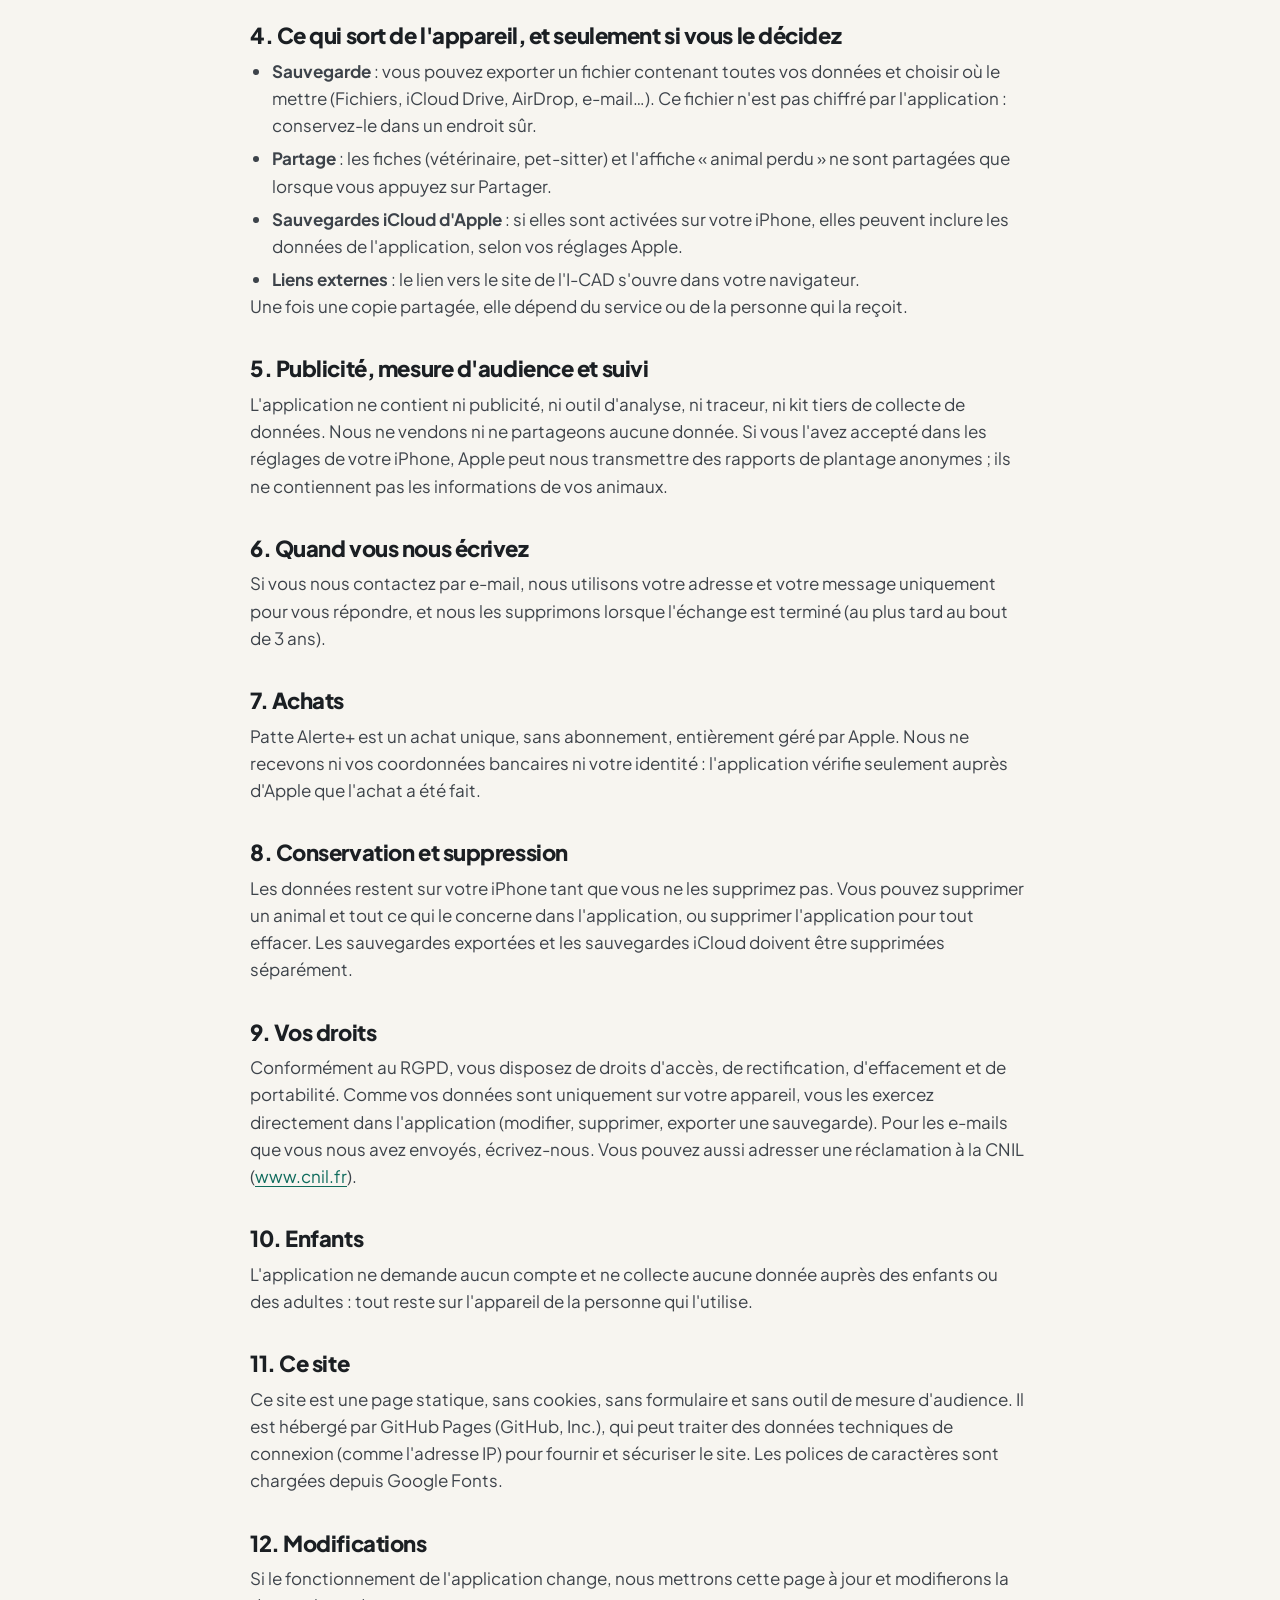
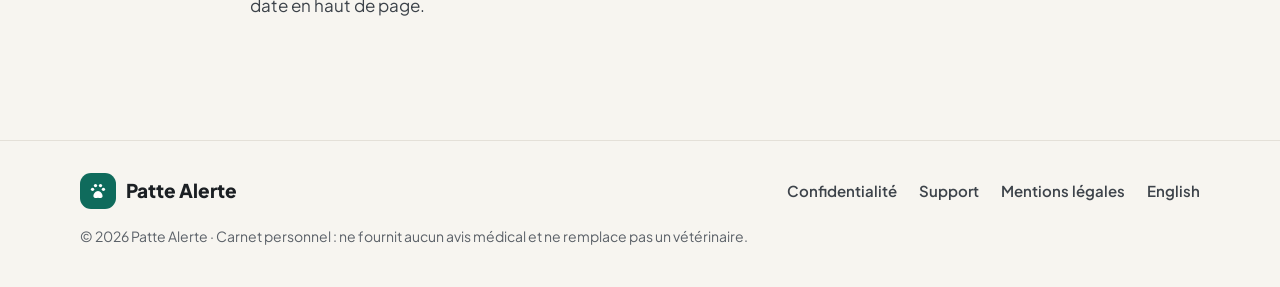
<file: privacy/index.html>
<!doctype html>
<html lang="fr">
<head>
  <meta charset="utf-8">
  <meta name="viewport" content="width=device-width, initial-scale=1">
  <title>Confidentialité — Patte Alerte</title>
  <meta name="description" content="Politique de confidentialité de l'application Patte Alerte : vos données restent sur votre iPhone.">
  <meta name="theme-color" content="#F7F5F0">
  <link rel="icon" href="../assets/favicon.svg" type="image/svg+xml">
  <link rel="alternate" hreflang="en" href="https://sofienazzouz.github.io/pattealerte-website/en/privacy/">
  <link rel="preconnect" href="https://fonts.googleapis.com">
  <link rel="preconnect" href="https://fonts.gstatic.com" crossorigin>
  <link rel="stylesheet" href="https://fonts.googleapis.com/css2?family=Plus+Jakarta+Sans:wght@400;600;700;800&display=swap">
  <link rel="stylesheet" href="../styles.css">
</head>
<body>
<a class="skip" href="#contenu">Aller au contenu</a>
<header class="site-header">
  <div class="wrap">
    <a class="brand" href="../"><span class="logo"><svg width="20" height="20" viewBox="0 0 24 24" fill="#fff" aria-hidden="true"><circle cx="5.5" cy="10" r="2"/><circle cx="9" cy="5.5" r="2"/><circle cx="15" cy="5.5" r="2"/><circle cx="18.5" cy="10" r="2"/><path d="M12 12c-3 0-5.5 3.5-5.5 6 0 1.7 1.3 2.5 3 2.5 1 0 1.6-.5 2.5-.5s1.5.5 2.5.5c1.7 0 3-.8 3-2.5 0-2.5-2.5-6-5.5-6z"/></svg></span>Patte Alerte</a>
    <nav class="site-nav" aria-label="Navigation principale">
      <a href="../#fonctionnalites">Fonctionnalités</a>
      <a href="./" aria-current="page">Confidentialité</a>
      <a href="../support/">Support</a>
      <a class="lang" href="../en/privacy/" hreflang="en" lang="en">English</a>
    </nav>
  </div>
</header>

<main id="contenu" class="wrap page">
  <p class="eyebrow">Confidentialité</p>
  <h1>Politique de confidentialité</h1>
  <p class="updated">Dernière mise à jour : 9 novembre 2026</p>

  <div class="summary">
    <strong>En bref</strong>
    <ul>
      <li>Toutes les informations que vous saisissez restent sur votre iPhone.</li>
      <li>Pas de compte, pas de serveur, pas de publicité, pas de traceur.</li>
      <li>Nous ne recevons, ne voyons et ne vendons aucune de vos données.</li>
    </ul>
  </div>

  <div class="prose">
    <h2>1. Qui sommes-nous</h2>
    <p>L'application Patte Alerte est éditée par Sofien Azzouz (« nous »). Pour toute question sur cette politique : <a href="mailto:gymindconsulting@gmail.com">gymindconsulting@gmail.com</a>.</p>

    <h2>2. Les informations que vous enregistrez</h2>
    <p>Selon votre usage, l'application enregistre <strong>uniquement sur votre appareil</strong> :</p>
    <ul>
      <li>les profils de vos animaux (nom, espèce, race, date de naissance, poids, numéro de puce, allergies, traitement, photo) ;</li>
      <li>le carnet de santé, les rappels, les soins réguliers, les traitements, les pesées, le suivi du jour, les balades (avec leur trajet) et le journal d'observations ;</li>
      <li>les documents, photos et vidéos que vous ajoutez, les stocks, les dépenses et les informations d'assurance ;</li>
      <li>les numéros que vous enregistrez (vétérinaire, pet-sitter, proches…) et, si vous les indiquez, votre nom et votre numéro de téléphone (pour l'affiche « animal perdu » et la fiche pet-sitter) ;</li>
      <li>vos réglages (langue, préférences).</li>
    </ul>
    <p>Ces informations servent uniquement à faire fonctionner l'application. Elles ne sont jamais envoyées à un serveur : Patte Alerte n'en possède pas. Nous n'y avons donc pas accès. Les fichiers de l'application sont protégés par le chiffrement d'iOS : ils ne sont pas lisibles tant que l'iPhone est verrouillé.</p>
    <p>Si vous enregistrez le numéro d'une autre personne (pet-sitter, voisin…), il reste lui aussi sur votre appareil ; assurez-vous que cette personne est d'accord.</p>

    <h2>3. Autorisations de l'iPhone</h2>
    <ul>
      <li><strong>Notifications</strong> : pour vos rappels. Ce sont des notifications locales, programmées sur l'appareil, sans serveur.</li>
      <li><strong>Localisation</strong> : uniquement pendant une balade que vous lancez, pour tracer le trajet et mesurer la distance, y compris écran verrouillé jusqu'à ce que vous la terminiez. L'application n'utilise jamais votre position en dehors d'une balade en cours. Le trajet est enregistré sur votre téléphone et n'est envoyé nulle part.</li>
      <li><strong>Appareil photo</strong> : pour scanner le carnet de santé ou un document, à votre demande. La reconnaissance du texte (pour retrouver les dates) se fait sur l'appareil.</li>
      <li><strong>Photos</strong> : vous choisissez vous-même les photos à importer avec le sélecteur d'Apple ; l'application n'a pas accès au reste de votre photothèque.</li>
      <li><strong>Calendrier</strong> : quand vous ajoutez un rendez-vous, l'écran d'ajout d'Apple s'ouvre et vous validez vous-même l'événement.</li>
      <li><strong>Téléphone</strong> : les boutons « Appeler » ouvrent l'appel téléphonique de l'iPhone.</li>
    </ul>
    <p>Le widget et les raccourcis Siri lisent les mêmes données, sur l'appareil.</p>

    <h2>4. Ce qui sort de l'appareil, et seulement si vous le décidez</h2>
    <ul>
      <li><strong>Sauvegarde</strong> : vous pouvez exporter un fichier contenant toutes vos données et choisir où le mettre (Fichiers, iCloud Drive, AirDrop, e-mail…). Ce fichier n'est pas chiffré par l'application : conservez-le dans un endroit sûr.</li>
      <li><strong>Partage</strong> : les fiches (vétérinaire, pet-sitter) et l'affiche « animal perdu » ne sont partagées que lorsque vous appuyez sur Partager.</li>
      <li><strong>Sauvegardes iCloud d'Apple</strong> : si elles sont activées sur votre iPhone, elles peuvent inclure les données de l'application, selon vos réglages Apple.</li>
      <li><strong>Liens externes</strong> : le lien vers le site de l'I-CAD s'ouvre dans votre navigateur.</li>
    </ul>
    <p>Une fois une copie partagée, elle dépend du service ou de la personne qui la reçoit.</p>

    <h2>5. Publicité, mesure d'audience et suivi</h2>
    <p>L'application ne contient ni publicité, ni outil d'analyse, ni traceur, ni kit tiers de collecte de données. Nous ne vendons ni ne partageons aucune donnée. Si vous l'avez accepté dans les réglages de votre iPhone, Apple peut nous transmettre des rapports de plantage anonymes ; ils ne contiennent pas les informations de vos animaux.</p>

    <h2>6. Quand vous nous écrivez</h2>
    <p>Si vous nous contactez par e-mail, nous utilisons votre adresse et votre message uniquement pour vous répondre, et nous les supprimons lorsque l'échange est terminé (au plus tard au bout de 3 ans).</p>

    <h2>7. Achats</h2>
    <p>Patte Alerte+ est un achat unique, sans abonnement, entièrement géré par Apple. Nous ne recevons ni vos coordonnées bancaires ni votre identité : l'application vérifie seulement auprès d'Apple que l'achat a été fait.</p>

    <h2>8. Conservation et suppression</h2>
    <p>Les données restent sur votre iPhone tant que vous ne les supprimez pas. Vous pouvez supprimer un animal et tout ce qui le concerne dans l'application, ou supprimer l'application pour tout effacer. Les sauvegardes exportées et les sauvegardes iCloud doivent être supprimées séparément.</p>

    <h2>9. Vos droits</h2>
    <p>Conformément au RGPD, vous disposez de droits d'accès, de rectification, d'effacement et de portabilité. Comme vos données sont uniquement sur votre appareil, vous les exercez directement dans l'application (modifier, supprimer, exporter une sauvegarde). Pour les e-mails que vous nous avez envoyés, écrivez-nous. Vous pouvez aussi adresser une réclamation à la CNIL (<a href="https://www.cnil.fr">www.cnil.fr</a>).</p>

    <h2>10. Enfants</h2>
    <p>L'application ne demande aucun compte et ne collecte aucune donnée auprès des enfants ou des adultes : tout reste sur l'appareil de la personne qui l'utilise.</p>

    <h2>11. Ce site</h2>
    <p>Ce site est une page statique, sans cookies, sans formulaire et sans outil de mesure d'audience. Il est hébergé par GitHub Pages (GitHub, Inc.), qui peut traiter des données techniques de connexion (comme l'adresse IP) pour fournir et sécuriser le site. Les polices de caractères sont chargées depuis Google Fonts.</p>

    <h2>12. Modifications</h2>
    <p>Si le fonctionnement de l'application change, nous mettrons cette page à jour et modifierons la date en haut de page.</p>
  </div>
</main>

<footer class="footer">
  <div class="wrap">
    <a class="brand" href="../"><span class="logo"><svg width="20" height="20" viewBox="0 0 24 24" fill="#fff" aria-hidden="true"><circle cx="5.5" cy="10" r="2"/><circle cx="9" cy="5.5" r="2"/><circle cx="15" cy="5.5" r="2"/><circle cx="18.5" cy="10" r="2"/><path d="M12 12c-3 0-5.5 3.5-5.5 6 0 1.7 1.3 2.5 3 2.5 1 0 1.6-.5 2.5-.5s1.5.5 2.5.5c1.7 0 3-.8 3-2.5 0-2.5-2.5-6-5.5-6z"/></svg></span>Patte Alerte</a>
    <nav aria-label="Liens de bas de page">
      <a href="./">Confidentialité</a>
      <a href="../support/">Support</a>
      <a href="../support/#mentions">Mentions légales</a>
      <a href="../en/privacy/" hreflang="en" lang="en">English</a>
    </nav>
    <p class="disclaimer">© 2026 Patte Alerte · Carnet personnel : ne fournit aucun avis médical et ne remplace pas un vétérinaire.</p>
  </div>
</footer>
</body>
</html>
</file>
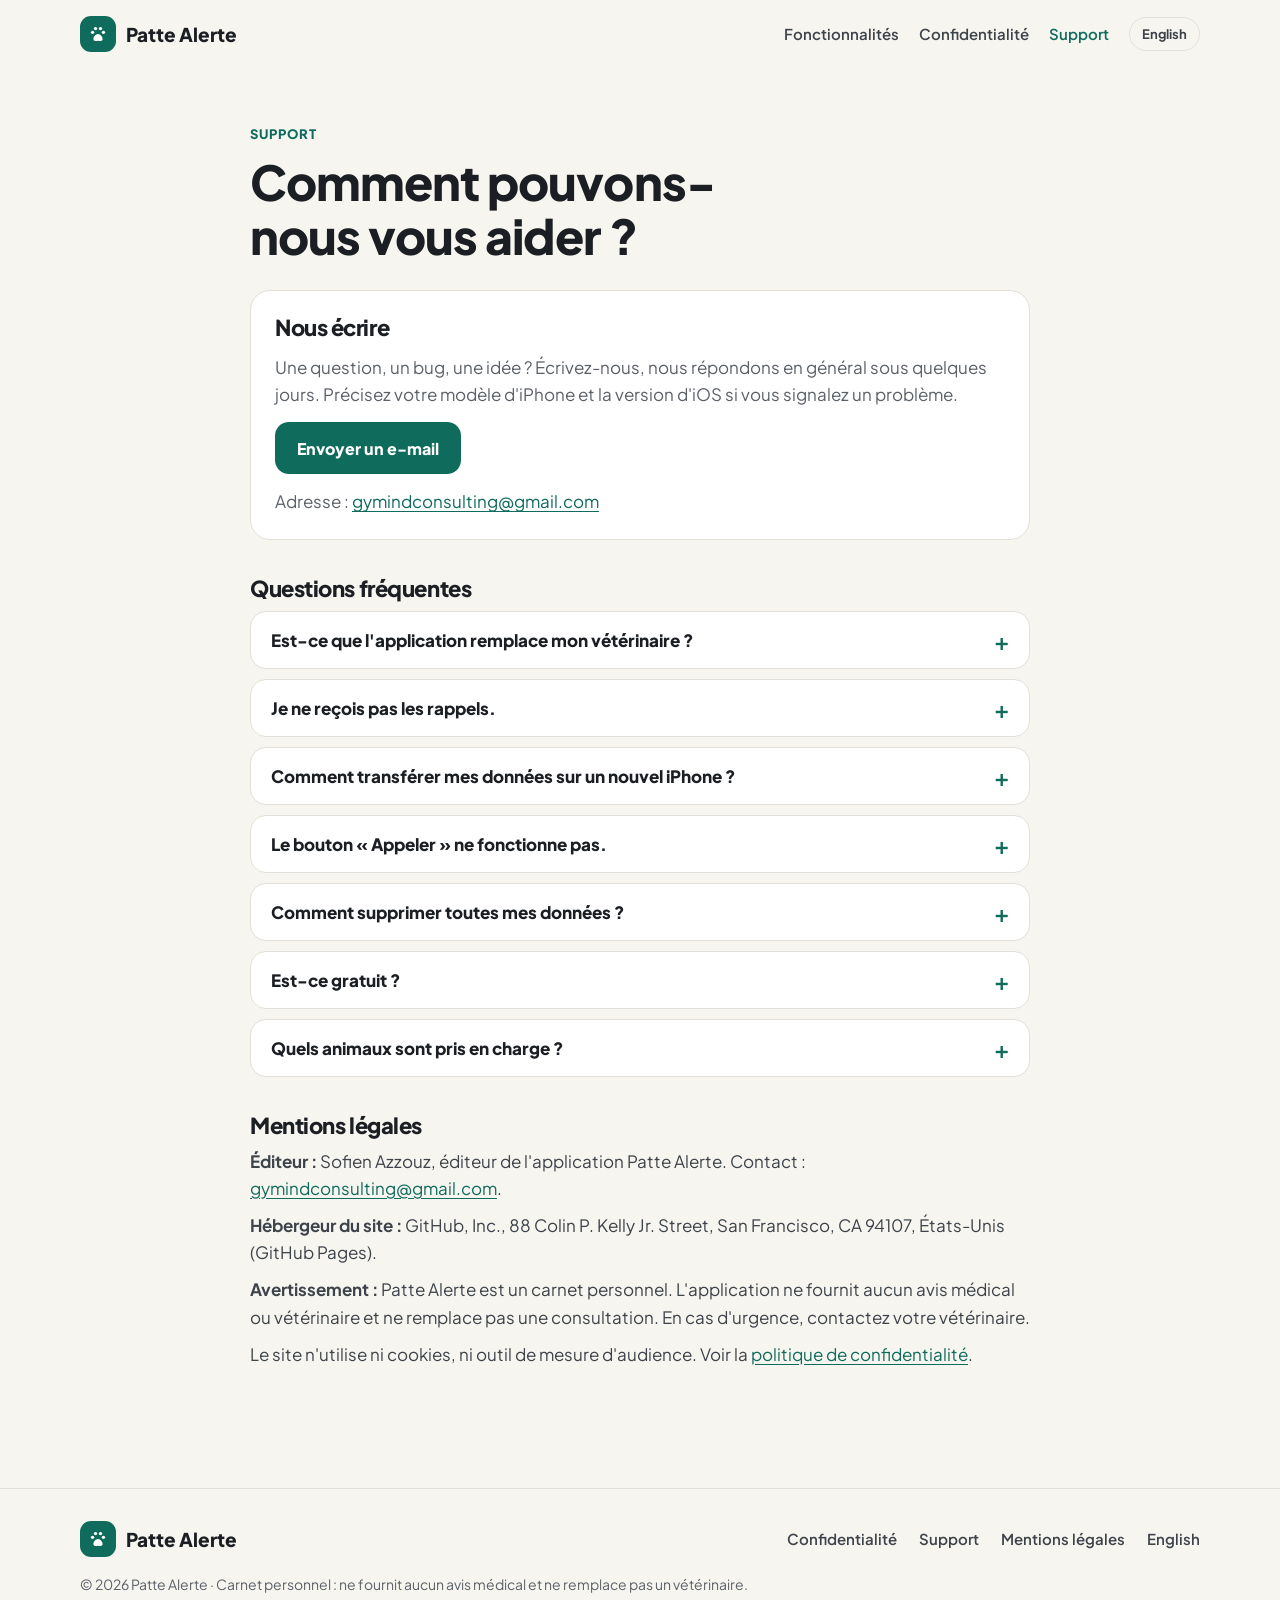
<file: support/index.html>
<!doctype html>
<html lang="fr">
<head>
  <meta charset="utf-8">
  <meta name="viewport" content="width=device-width, initial-scale=1">
  <title>Support — Patte Alerte</title>
  <meta name="description" content="Aide, questions fréquentes, contact et mentions légales de l'application Patte Alerte.">
  <meta name="theme-color" content="#F7F5F0">
  <link rel="icon" href="../assets/favicon.svg" type="image/svg+xml">
  <link rel="alternate" hreflang="en" href="https://sofienazzouz.github.io/pattealerte-website/en/support/">
  <link rel="preconnect" href="https://fonts.googleapis.com">
  <link rel="preconnect" href="https://fonts.gstatic.com" crossorigin>
  <link rel="stylesheet" href="https://fonts.googleapis.com/css2?family=Plus+Jakarta+Sans:wght@400;600;700;800&display=swap">
  <link rel="stylesheet" href="../styles.css">
</head>
<body>
<a class="skip" href="#contenu">Aller au contenu</a>
<header class="site-header">
  <div class="wrap">
    <a class="brand" href="../"><span class="logo"><svg width="20" height="20" viewBox="0 0 24 24" fill="#fff" aria-hidden="true"><circle cx="5.5" cy="10" r="2"/><circle cx="9" cy="5.5" r="2"/><circle cx="15" cy="5.5" r="2"/><circle cx="18.5" cy="10" r="2"/><path d="M12 12c-3 0-5.5 3.5-5.5 6 0 1.7 1.3 2.5 3 2.5 1 0 1.6-.5 2.5-.5s1.5.5 2.5.5c1.7 0 3-.8 3-2.5 0-2.5-2.5-6-5.5-6z"/></svg></span>Patte Alerte</a>
    <nav class="site-nav" aria-label="Navigation principale">
      <a href="../#fonctionnalites">Fonctionnalités</a>
      <a href="../privacy/">Confidentialité</a>
      <a href="./" aria-current="page">Support</a>
      <a class="lang" href="../en/support/" hreflang="en" lang="en">English</a>
    </nav>
  </div>
</header>

<main id="contenu" class="wrap page">
  <p class="eyebrow">Support</p>
  <h1>Comment pouvons-nous vous aider ?</h1>

  <div class="contact-card">
    <h2 style="font-size: 22px">Nous écrire</h2>
    <p class="muted">Une question, un bug, une idée ? Écrivez-nous, nous répondons en général sous quelques jours. Précisez votre modèle d'iPhone et la version d'iOS si vous signalez un problème.</p>
    <a class="btn btn-primary" href="mailto:gymindconsulting@gmail.com?subject=Patte%20Alerte%20%E2%80%94%20Support">Envoyer un e-mail</a>
    <p class="muted">Adresse : <a href="mailto:gymindconsulting@gmail.com">gymindconsulting@gmail.com</a></p>
  </div>

  <div class="prose">
    <h2>Questions fréquentes</h2>
    <div class="faq">
      <details><summary>Est-ce que l'application remplace mon vétérinaire ?</summary><p>Non. Patte Alerte est un carnet personnel : il garde ce que vous saisissez et vous rappelle les dates que vous avez choisies. Il ne donne aucun avis médical. Pour toute question de santé, et en cas d'urgence, appelez votre vétérinaire.</p></details>
      <details><summary>Je ne reçois pas les rappels.</summary><p>Vérifiez que les notifications sont autorisées : Réglages de l'iPhone › Patte Alerte › Notifications. Vérifiez aussi qu'une date de rappel est bien indiquée sur le soin, dans le carnet de santé. Le mode Concentration peut masquer les notifications.</p></details>
      <details><summary>Comment transférer mes données sur un nouvel iPhone ?</summary><p>Dans l'app, ouvrez Réglages › Sauvegarde et exportez le fichier (dans Fichiers, iCloud Drive, par AirDrop…). Sur le nouvel iPhone, installez Patte Alerte puis importez ce fichier depuis le même écran. Les sauvegardes iCloud de l'iPhone incluent aussi les données de l'app.</p></details>
      <details><summary>Le bouton « Appeler » ne fonctionne pas.</summary><p>Vérifiez que le numéro est bien enregistré (fiche de l'animal pour le vétérinaire, ou dans les numéros d'urgence). Les appels ne fonctionnent pas sur iPad sans forfait téléphonique.</p></details>
      <details><summary>Comment supprimer toutes mes données ?</summary><p>Supprimez les animaux dans l'app, ou supprimez simplement l'application de votre iPhone : toutes les données qu'elle contient sont effacées. Pensez aussi aux sauvegardes que vous avez exportées.</p></details>
      <details><summary>Est-ce gratuit ?</summary><p>Oui : pour un animal, l'essentiel est gratuit et sans publicité (carnet de santé, rappels, numéros d'urgence, poids, affiche « animal perdu », sauvegarde, widget…). Patte Alerte+ ajoute plusieurs animaux et des documents et photos sans limite, pour un <strong>paiement unique, sans abonnement</strong>. Le premier mois, tout est débloqué gratuitement. Déjà acheté sur un autre iPhone ? Ouvrez l'écran Patte Alerte+ dans l'app et touchez « Restaurer mes achats ».</p></details>
      <details><summary>Quels animaux sont pris en charge ?</summary><p>Chiens, chats, lapins, cochons d'Inde, furets, rongeurs, oiseaux, reptiles, poissons, chevaux, ânes, chèvres, moutons, cochons, volailles, et « autre » pour tous les autres.</p></details>
    </div>

    <h2 id="mentions">Mentions légales</h2>
    <p><strong>Éditeur :</strong> Sofien Azzouz, éditeur de l'application Patte Alerte. Contact : <a href="mailto:gymindconsulting@gmail.com">gymindconsulting@gmail.com</a>.</p>
    <p><strong>Hébergeur du site :</strong> GitHub, Inc., 88 Colin P. Kelly Jr. Street, San Francisco, CA 94107, États-Unis (GitHub Pages).</p>
    <p><strong>Avertissement :</strong> Patte Alerte est un carnet personnel. L'application ne fournit aucun avis médical ou vétérinaire et ne remplace pas une consultation. En cas d'urgence, contactez votre vétérinaire.</p>
    <p>Le site n'utilise ni cookies, ni outil de mesure d'audience. Voir la <a href="../privacy/">politique de confidentialité</a>.</p>
  </div>
</main>

<footer class="footer">
  <div class="wrap">
    <a class="brand" href="../"><span class="logo"><svg width="20" height="20" viewBox="0 0 24 24" fill="#fff" aria-hidden="true"><circle cx="5.5" cy="10" r="2"/><circle cx="9" cy="5.5" r="2"/><circle cx="15" cy="5.5" r="2"/><circle cx="18.5" cy="10" r="2"/><path d="M12 12c-3 0-5.5 3.5-5.5 6 0 1.7 1.3 2.5 3 2.5 1 0 1.6-.5 2.5-.5s1.5.5 2.5.5c1.7 0 3-.8 3-2.5 0-2.5-2.5-6-5.5-6z"/></svg></span>Patte Alerte</a>
    <nav aria-label="Liens de bas de page">
      <a href="../privacy/">Confidentialité</a>
      <a href="./">Support</a>
      <a href="#mentions">Mentions légales</a>
      <a href="../en/support/" hreflang="en" lang="en">English</a>
    </nav>
    <p class="disclaimer">© 2026 Patte Alerte · Carnet personnel : ne fournit aucun avis médical et ne remplace pas un vétérinaire.</p>
  </div>
</footer>
</body>
</html>
</file>
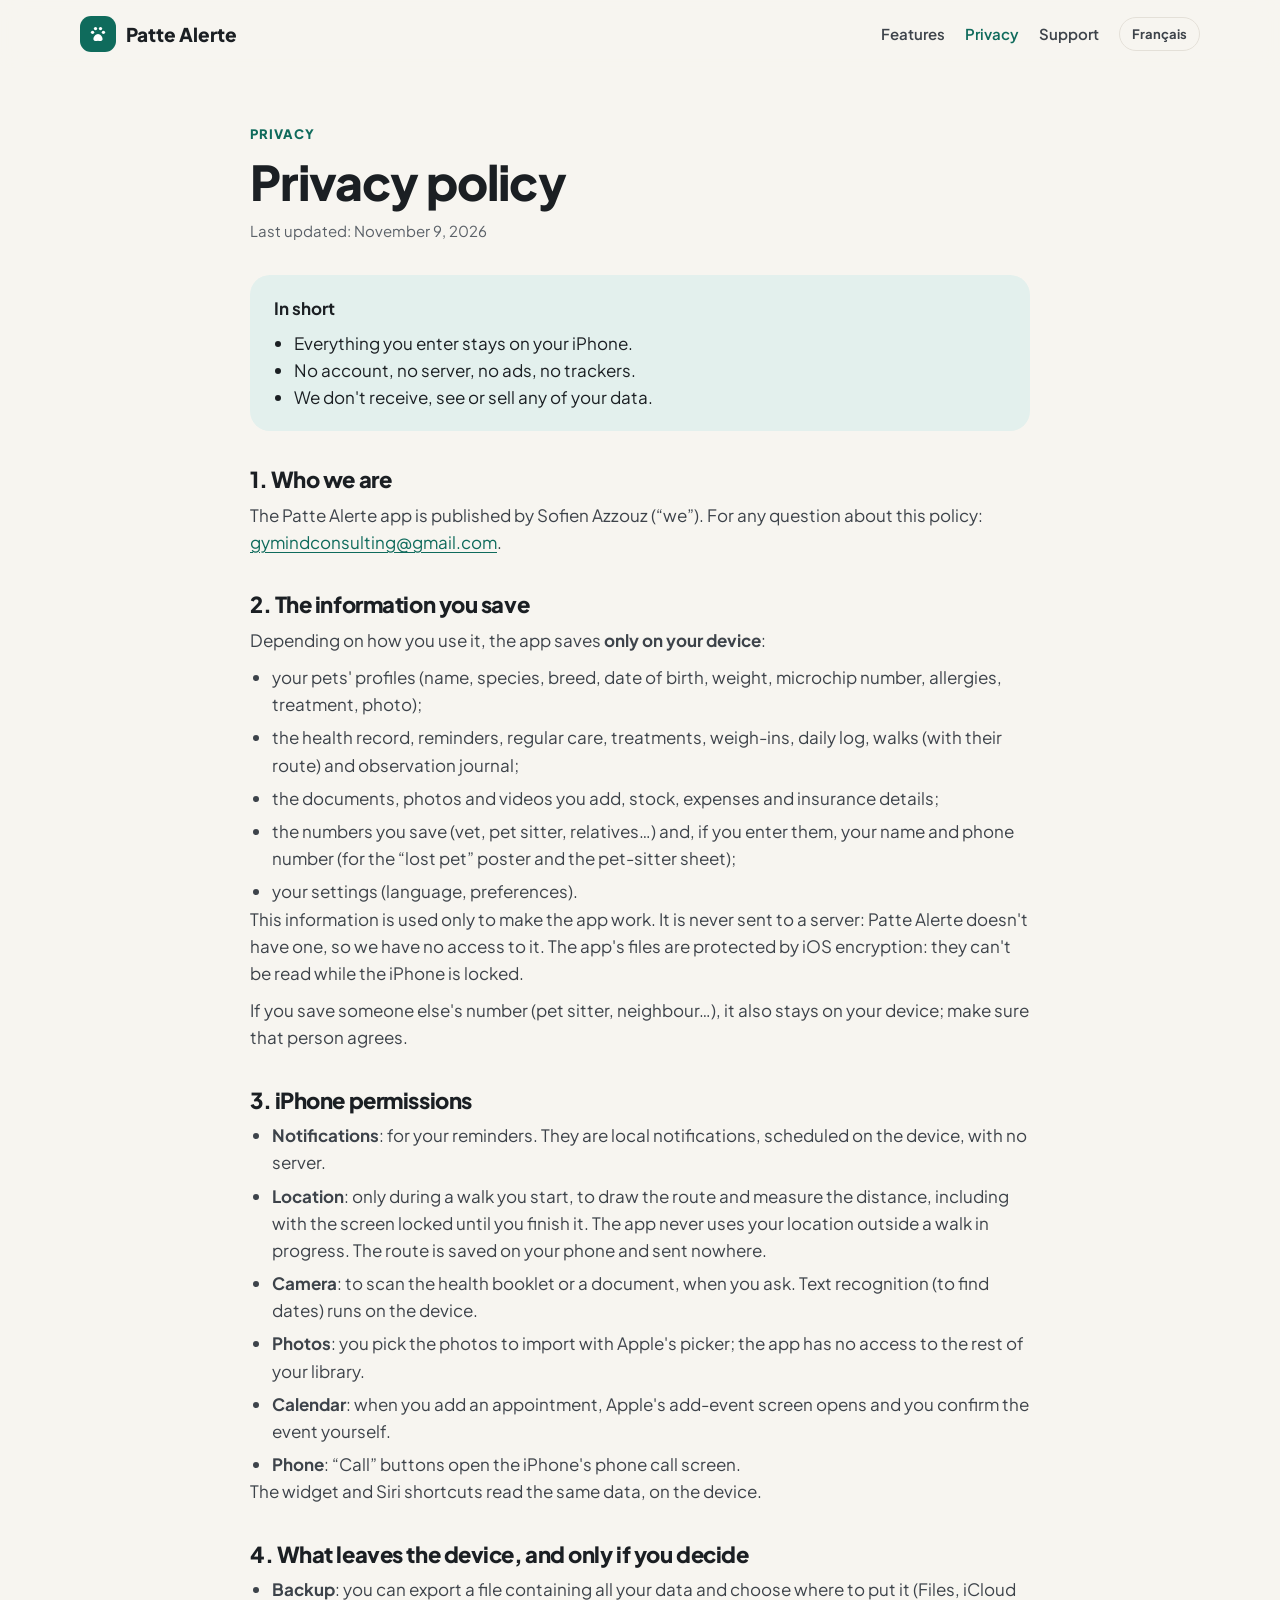
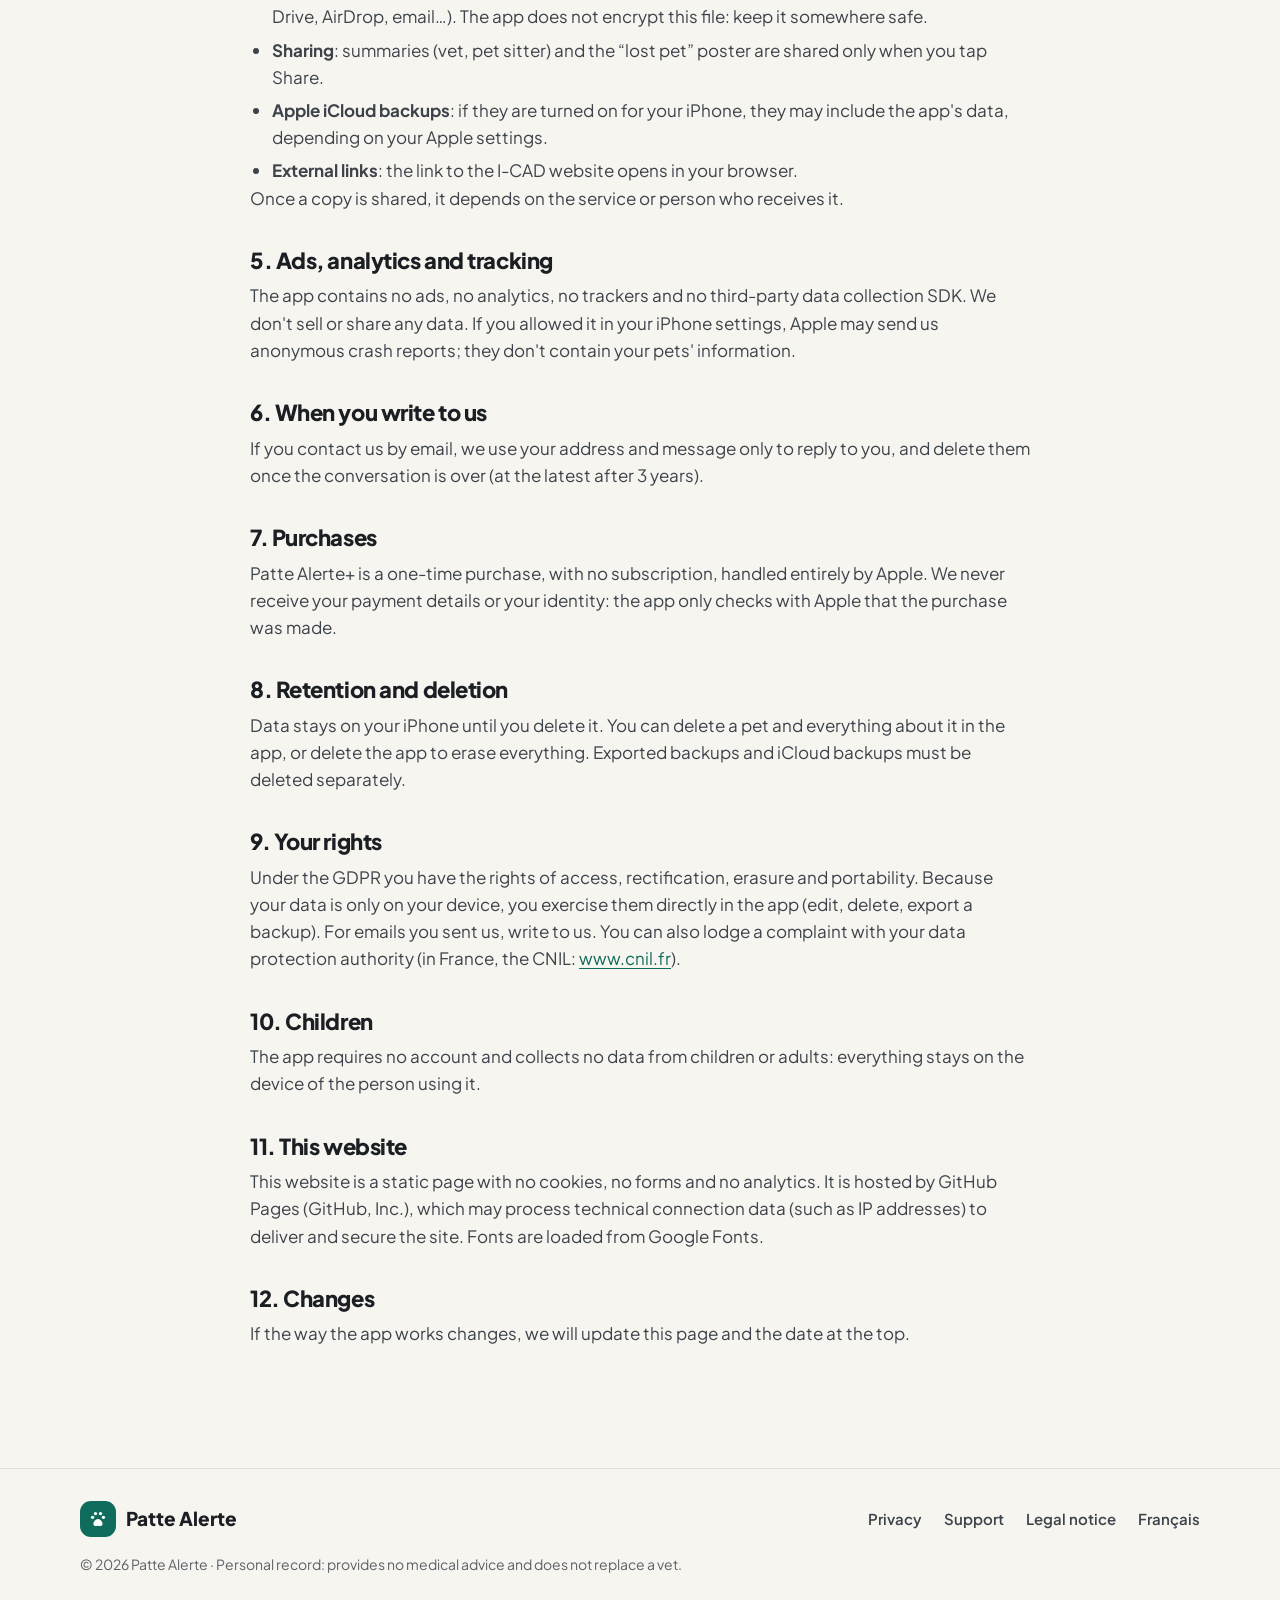
<file: en/privacy/index.html>
<!doctype html>
<html lang="en">
<head>
  <meta charset="utf-8">
  <meta name="viewport" content="width=device-width, initial-scale=1">
  <title>Privacy — Patte Alerte</title>
  <meta name="description" content="Privacy policy of the Patte Alerte app: your data stays on your iPhone.">
  <meta name="theme-color" content="#F7F5F0">
  <link rel="icon" href="../../assets/favicon.svg" type="image/svg+xml">
  <link rel="alternate" hreflang="fr" href="https://sofienazzouz.github.io/pattealerte-website/privacy/">
  <link rel="preconnect" href="https://fonts.googleapis.com">
  <link rel="preconnect" href="https://fonts.gstatic.com" crossorigin>
  <link rel="stylesheet" href="https://fonts.googleapis.com/css2?family=Plus+Jakarta+Sans:wght@400;600;700;800&display=swap">
  <link rel="stylesheet" href="../../styles.css">
</head>
<body>
<a class="skip" href="#content">Skip to content</a>
<header class="site-header">
  <div class="wrap">
    <a class="brand" href="../"><span class="logo"><svg width="20" height="20" viewBox="0 0 24 24" fill="#fff" aria-hidden="true"><circle cx="5.5" cy="10" r="2"/><circle cx="9" cy="5.5" r="2"/><circle cx="15" cy="5.5" r="2"/><circle cx="18.5" cy="10" r="2"/><path d="M12 12c-3 0-5.5 3.5-5.5 6 0 1.7 1.3 2.5 3 2.5 1 0 1.6-.5 2.5-.5s1.5.5 2.5.5c1.7 0 3-.8 3-2.5 0-2.5-2.5-6-5.5-6z"/></svg></span>Patte Alerte</a>
    <nav class="site-nav" aria-label="Main navigation">
      <a href="../#features">Features</a>
      <a href="./" aria-current="page">Privacy</a>
      <a href="../support/">Support</a>
      <a class="lang" href="../../privacy/" hreflang="fr" lang="fr">Français</a>
    </nav>
  </div>
</header>

<main id="content" class="wrap page">
  <p class="eyebrow">Privacy</p>
  <h1>Privacy policy</h1>
  <p class="updated">Last updated: November 9, 2026</p>

  <div class="summary">
    <strong>In short</strong>
    <ul>
      <li>Everything you enter stays on your iPhone.</li>
      <li>No account, no server, no ads, no trackers.</li>
      <li>We don't receive, see or sell any of your data.</li>
    </ul>
  </div>

  <div class="prose">
    <h2>1. Who we are</h2>
    <p>The Patte Alerte app is published by Sofien Azzouz (“we”). For any question about this policy: <a href="mailto:gymindconsulting@gmail.com">gymindconsulting@gmail.com</a>.</p>

    <h2>2. The information you save</h2>
    <p>Depending on how you use it, the app saves <strong>only on your device</strong>:</p>
    <ul>
      <li>your pets' profiles (name, species, breed, date of birth, weight, microchip number, allergies, treatment, photo);</li>
      <li>the health record, reminders, regular care, treatments, weigh-ins, daily log, walks (with their route) and observation journal;</li>
      <li>the documents, photos and videos you add, stock, expenses and insurance details;</li>
      <li>the numbers you save (vet, pet sitter, relatives…) and, if you enter them, your name and phone number (for the “lost pet” poster and the pet-sitter sheet);</li>
      <li>your settings (language, preferences).</li>
    </ul>
    <p>This information is used only to make the app work. It is never sent to a server: Patte Alerte doesn't have one, so we have no access to it. The app's files are protected by iOS encryption: they can't be read while the iPhone is locked.</p>
    <p>If you save someone else's number (pet sitter, neighbour…), it also stays on your device; make sure that person agrees.</p>

    <h2>3. iPhone permissions</h2>
    <ul>
      <li><strong>Notifications</strong>: for your reminders. They are local notifications, scheduled on the device, with no server.</li>
      <li><strong>Location</strong>: only during a walk you start, to draw the route and measure the distance, including with the screen locked until you finish it. The app never uses your location outside a walk in progress. The route is saved on your phone and sent nowhere.</li>
      <li><strong>Camera</strong>: to scan the health booklet or a document, when you ask. Text recognition (to find dates) runs on the device.</li>
      <li><strong>Photos</strong>: you pick the photos to import with Apple's picker; the app has no access to the rest of your library.</li>
      <li><strong>Calendar</strong>: when you add an appointment, Apple's add-event screen opens and you confirm the event yourself.</li>
      <li><strong>Phone</strong>: “Call” buttons open the iPhone's phone call screen.</li>
    </ul>
    <p>The widget and Siri shortcuts read the same data, on the device.</p>

    <h2>4. What leaves the device, and only if you decide</h2>
    <ul>
      <li><strong>Backup</strong>: you can export a file containing all your data and choose where to put it (Files, iCloud Drive, AirDrop, email…). The app does not encrypt this file: keep it somewhere safe.</li>
      <li><strong>Sharing</strong>: summaries (vet, pet sitter) and the “lost pet” poster are shared only when you tap Share.</li>
      <li><strong>Apple iCloud backups</strong>: if they are turned on for your iPhone, they may include the app's data, depending on your Apple settings.</li>
      <li><strong>External links</strong>: the link to the I-CAD website opens in your browser.</li>
    </ul>
    <p>Once a copy is shared, it depends on the service or person who receives it.</p>

    <h2>5. Ads, analytics and tracking</h2>
    <p>The app contains no ads, no analytics, no trackers and no third-party data collection SDK. We don't sell or share any data. If you allowed it in your iPhone settings, Apple may send us anonymous crash reports; they don't contain your pets' information.</p>

    <h2>6. When you write to us</h2>
    <p>If you contact us by email, we use your address and message only to reply to you, and delete them once the conversation is over (at the latest after 3 years).</p>

    <h2>7. Purchases</h2>
    <p>Patte Alerte+ is a one-time purchase, with no subscription, handled entirely by Apple. We never receive your payment details or your identity: the app only checks with Apple that the purchase was made.</p>

    <h2>8. Retention and deletion</h2>
    <p>Data stays on your iPhone until you delete it. You can delete a pet and everything about it in the app, or delete the app to erase everything. Exported backups and iCloud backups must be deleted separately.</p>

    <h2>9. Your rights</h2>
    <p>Under the GDPR you have the rights of access, rectification, erasure and portability. Because your data is only on your device, you exercise them directly in the app (edit, delete, export a backup). For emails you sent us, write to us. You can also lodge a complaint with your data protection authority (in France, the CNIL: <a href="https://www.cnil.fr">www.cnil.fr</a>).</p>

    <h2>10. Children</h2>
    <p>The app requires no account and collects no data from children or adults: everything stays on the device of the person using it.</p>

    <h2>11. This website</h2>
    <p>This website is a static page with no cookies, no forms and no analytics. It is hosted by GitHub Pages (GitHub, Inc.), which may process technical connection data (such as IP addresses) to deliver and secure the site. Fonts are loaded from Google Fonts.</p>

    <h2>12. Changes</h2>
    <p>If the way the app works changes, we will update this page and the date at the top.</p>
  </div>
</main>

<footer class="footer">
  <div class="wrap">
    <a class="brand" href="../"><span class="logo"><svg width="20" height="20" viewBox="0 0 24 24" fill="#fff" aria-hidden="true"><circle cx="5.5" cy="10" r="2"/><circle cx="9" cy="5.5" r="2"/><circle cx="15" cy="5.5" r="2"/><circle cx="18.5" cy="10" r="2"/><path d="M12 12c-3 0-5.5 3.5-5.5 6 0 1.7 1.3 2.5 3 2.5 1 0 1.6-.5 2.5-.5s1.5.5 2.5.5c1.7 0 3-.8 3-2.5 0-2.5-2.5-6-5.5-6z"/></svg></span>Patte Alerte</a>
    <nav aria-label="Footer links">
      <a href="./">Privacy</a>
      <a href="../support/">Support</a>
      <a href="../support/#legal">Legal notice</a>
      <a href="../../privacy/" hreflang="fr" lang="fr">Français</a>
    </nav>
    <p class="disclaimer">© 2026 Patte Alerte · Personal record: provides no medical advice and does not replace a vet.</p>
  </div>
</footer>
</body>
</html>
</file>
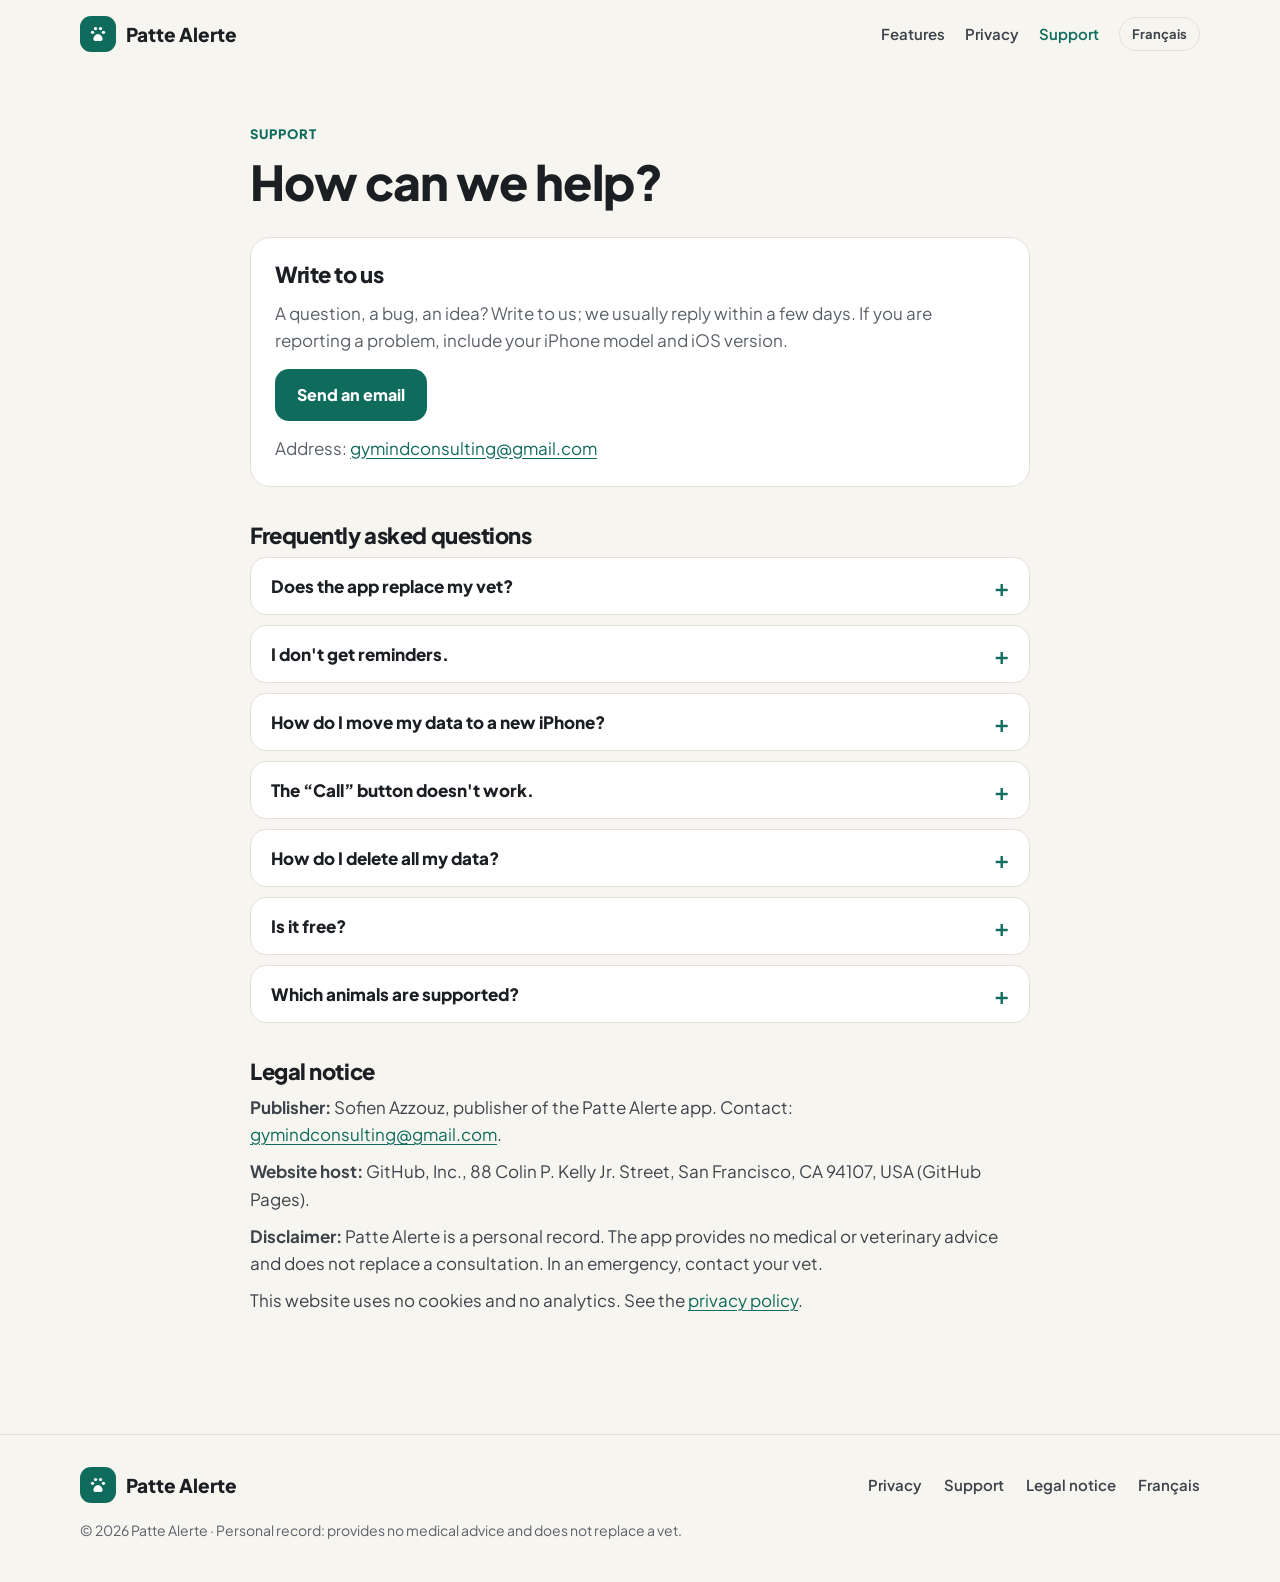
<file: en/support/index.html>
<!doctype html>
<html lang="en">
<head>
  <meta charset="utf-8">
  <meta name="viewport" content="width=device-width, initial-scale=1">
  <title>Support — Patte Alerte</title>
  <meta name="description" content="Help, frequently asked questions, contact and legal notice for the Patte Alerte app.">
  <meta name="theme-color" content="#F7F5F0">
  <link rel="icon" href="../../assets/favicon.svg" type="image/svg+xml">
  <link rel="alternate" hreflang="fr" href="https://sofienazzouz.github.io/pattealerte-website/support/">
  <link rel="preconnect" href="https://fonts.googleapis.com">
  <link rel="preconnect" href="https://fonts.gstatic.com" crossorigin>
  <link rel="stylesheet" href="https://fonts.googleapis.com/css2?family=Plus+Jakarta+Sans:wght@400;600;700;800&display=swap">
  <link rel="stylesheet" href="../../styles.css">
</head>
<body>
<a class="skip" href="#content">Skip to content</a>
<header class="site-header">
  <div class="wrap">
    <a class="brand" href="../"><span class="logo"><svg width="20" height="20" viewBox="0 0 24 24" fill="#fff" aria-hidden="true"><circle cx="5.5" cy="10" r="2"/><circle cx="9" cy="5.5" r="2"/><circle cx="15" cy="5.5" r="2"/><circle cx="18.5" cy="10" r="2"/><path d="M12 12c-3 0-5.5 3.5-5.5 6 0 1.7 1.3 2.5 3 2.5 1 0 1.6-.5 2.5-.5s1.5.5 2.5.5c1.7 0 3-.8 3-2.5 0-2.5-2.5-6-5.5-6z"/></svg></span>Patte Alerte</a>
    <nav class="site-nav" aria-label="Main navigation">
      <a href="../#features">Features</a>
      <a href="../privacy/">Privacy</a>
      <a href="./" aria-current="page">Support</a>
      <a class="lang" href="../../support/" hreflang="fr" lang="fr">Français</a>
    </nav>
  </div>
</header>

<main id="content" class="wrap page">
  <p class="eyebrow">Support</p>
  <h1>How can we help?</h1>

  <div class="contact-card">
    <h2 style="font-size: 22px">Write to us</h2>
    <p class="muted">A question, a bug, an idea? Write to us; we usually reply within a few days. If you are reporting a problem, include your iPhone model and iOS version.</p>
    <a class="btn btn-primary" href="mailto:gymindconsulting@gmail.com?subject=Patte%20Alerte%20%E2%80%94%20Support">Send an email</a>
    <p class="muted">Address: <a href="mailto:gymindconsulting@gmail.com">gymindconsulting@gmail.com</a></p>
  </div>

  <div class="prose">
    <h2>Frequently asked questions</h2>
    <div class="faq">
      <details><summary>Does the app replace my vet?</summary><p>No. Patte Alerte is a personal record: it keeps what you enter and reminds you of the dates you chose. It gives no medical advice. For any health question, and in an emergency, call your vet.</p></details>
      <details><summary>I don't get reminders.</summary><p>Check that notifications are allowed: iPhone Settings › Patte Alerte › Notifications. Also check that the care entry has a reminder date in the health record. A Focus mode can hide notifications.</p></details>
      <details><summary>How do I move my data to a new iPhone?</summary><p>In the app, open Settings › Backup and export the file (to Files, iCloud Drive, AirDrop…). On the new iPhone, install Patte Alerte and import that file from the same screen. iCloud backups of your iPhone also include the app's data.</p></details>
      <details><summary>The “Call” button doesn't work.</summary><p>Check that the number is saved (in the pet's profile for the vet, or in the emergency numbers). Calls don't work on an iPad without a phone plan.</p></details>
      <details><summary>How do I delete all my data?</summary><p>Delete the pets in the app, or simply delete the app from your iPhone: all the data it contains is erased. Remember the backups you exported, too.</p></details>
      <details><summary>Is it free?</summary><p>Yes: for one pet, the essentials are free and ad-free (health record, reminders, emergency numbers, weight, lost-pet poster, backup, widget…). Patte Alerte+ adds more pets and unlimited documents and photos, for a <strong>one-time payment, no subscription</strong>. Everything is unlocked for free during the first month. Already bought it on another iPhone? Open the Patte Alerte+ screen in the app and tap “Restore purchases”.</p></details>
      <details><summary>Which animals are supported?</summary><p>Dogs, cats, rabbits, guinea pigs, ferrets, rodents, birds, reptiles, fish, horses, donkeys, goats, sheep, pigs, poultry, and “other” for everyone else.</p></details>
    </div>

    <h2 id="legal">Legal notice</h2>
    <p><strong>Publisher:</strong> Sofien Azzouz, publisher of the Patte Alerte app. Contact: <a href="mailto:gymindconsulting@gmail.com">gymindconsulting@gmail.com</a>.</p>
    <p><strong>Website host:</strong> GitHub, Inc., 88 Colin P. Kelly Jr. Street, San Francisco, CA 94107, USA (GitHub Pages).</p>
    <p><strong>Disclaimer:</strong> Patte Alerte is a personal record. The app provides no medical or veterinary advice and does not replace a consultation. In an emergency, contact your vet.</p>
    <p>This website uses no cookies and no analytics. See the <a href="../privacy/">privacy policy</a>.</p>
  </div>
</main>

<footer class="footer">
  <div class="wrap">
    <a class="brand" href="../"><span class="logo"><svg width="20" height="20" viewBox="0 0 24 24" fill="#fff" aria-hidden="true"><circle cx="5.5" cy="10" r="2"/><circle cx="9" cy="5.5" r="2"/><circle cx="15" cy="5.5" r="2"/><circle cx="18.5" cy="10" r="2"/><path d="M12 12c-3 0-5.5 3.5-5.5 6 0 1.7 1.3 2.5 3 2.5 1 0 1.6-.5 2.5-.5s1.5.5 2.5.5c1.7 0 3-.8 3-2.5 0-2.5-2.5-6-5.5-6z"/></svg></span>Patte Alerte</a>
    <nav aria-label="Footer links">
      <a href="../privacy/">Privacy</a>
      <a href="./">Support</a>
      <a href="#legal">Legal notice</a>
      <a href="../../support/" hreflang="fr" lang="fr">Français</a>
    </nav>
    <p class="disclaimer">© 2026 Patte Alerte · Personal record: provides no medical advice and does not replace a vet.</p>
  </div>
</footer>
</body>
</html>
</file>
<file: styles.css>
/* Patte Alerte — same tokens as the app (MyApp/Config/Theme.swift). Red is for emergencies only. */
:root {
  --bg: #F7F5F0;
  --surface: #FFFFFF;
  --border: #E4E0D8;
  --text: #1B1F23;
  --body: #3D434A;
  --muted: #5B6168;
  --primary: #0F6B5C;
  --primary-dark: #0B5246;
  --primary-soft: #E3F0ED;
  --emergency: #B42318;
  --warn-bg: #FFF4D6;
  --warn-text: #6B4200;
  --chip: #F0EDE7;
  --radius: 20px;
  --font: "Plus Jakarta Sans", system-ui, -apple-system, "Segoe UI", sans-serif;
  color-scheme: light;
}

* { box-sizing: border-box; }
html { scroll-behavior: smooth; -webkit-text-size-adjust: 100%; }
body { margin: 0; background: var(--bg); color: var(--text); font-family: var(--font); font-size: 17px; line-height: 1.6; }
img, svg { display: block; }
a { color: var(--primary); text-underline-offset: 3px; }
a:hover { color: var(--primary-dark); }
:focus-visible { outline: 3px solid var(--primary); outline-offset: 3px; border-radius: 6px; }

.wrap { width: min(1120px, 100% - 32px); margin-inline: auto; }
.skip { position: absolute; left: -999px; top: 8px; background: var(--surface); padding: 8px 14px; border-radius: 10px; z-index: 10; }
.skip:focus { left: 16px; }

h1, h2, h3 { line-height: 1.12; letter-spacing: -0.02em; margin: 0; text-wrap: balance; }
h1 { font-size: clamp(38px, 6vw, 62px); font-weight: 800; }
h2 { font-size: clamp(30px, 4vw, 42px); font-weight: 800; }
h3 { font-size: 19px; font-weight: 800; }
p { margin: 0; }
.eyebrow { font-size: 13px; font-weight: 800; letter-spacing: 0.08em; text-transform: uppercase; color: var(--primary); }
.lead { font-size: 19px; color: var(--body); max-width: 34em; }
.muted { color: var(--muted); }

/* Header */
.site-header { position: sticky; top: 0; z-index: 5; background: rgba(247, 245, 240, 0.94); backdrop-filter: blur(10px); }
.site-header .wrap { min-height: 68px; display: flex; align-items: center; gap: 16px; flex-wrap: wrap; }
.brand { display: inline-flex; align-items: center; gap: 10px; font-weight: 800; font-size: 19px; color: var(--text); text-decoration: none; }
.brand:hover { color: var(--text); }
.logo { width: 36px; height: 36px; border-radius: 11px; background: var(--primary); display: grid; place-items: center; flex: none; }
.site-nav { display: flex; gap: 4px 20px; align-items: center; margin-left: auto; flex-wrap: wrap; }
.site-nav a { color: var(--body); text-decoration: none; font-size: 15px; font-weight: 600; padding: 10px 0; }
.site-nav a:hover, .site-nav a[aria-current="page"] { color: var(--primary); }
.site-nav a.lang { border: 1px solid var(--border); border-radius: 999px; padding: 6px 12px; font-size: 13px; font-weight: 700; }

/* Buttons */
.btn { display: inline-flex; align-items: center; justify-content: center; gap: 10px; min-height: 52px; padding: 0 22px; border-radius: 14px; font-weight: 800; font-size: 16px; text-decoration: none; }
.btn-primary { background: var(--primary); color: #fff; }
.btn-primary:hover { background: var(--primary-dark); color: #fff; }
.btn-outline { background: var(--surface); color: var(--primary); box-shadow: inset 0 0 0 2px var(--primary); }
.store { display: inline-flex; align-items: center; gap: 12px; min-height: 56px; padding: 8px 20px 8px 16px; border-radius: 14px; background: var(--text); color: #fff; text-decoration: none; }
.store:hover { color: #fff; background: #000; }
.store small { display: block; font-size: 11px; font-weight: 600; opacity: 0.85; line-height: 1.2; }
.store strong { display: block; font-size: 18px; line-height: 1.2; }
.actions { display: flex; flex-wrap: wrap; gap: 12px; align-items: center; }

/* Hero */
.hero { display: grid; grid-template-columns: minmax(0, 1.1fr) minmax(0, 0.9fr); gap: 48px; align-items: center; padding-block: 56px 72px; }
.hero h1 em { font-style: normal; color: var(--primary); }
.hero-copy { display: flex; flex-direction: column; gap: 22px; }
.chips { display: flex; flex-wrap: wrap; gap: 8px; list-style: none; padding: 0; margin: 0; }
.chips li { display: inline-flex; align-items: center; gap: 6px; padding: 6px 12px; border-radius: 999px; background: var(--surface); border: 1px solid var(--border); font-size: 14px; font-weight: 700; color: var(--body); }
.chips svg { color: var(--primary); }

/* Phone mockup (HTML copy of the app's Home screen) */
.phone { width: 300px; max-width: 100%; margin-inline: auto; border-radius: 46px; padding: 10px; background: var(--text); box-shadow: 0 30px 80px rgba(27, 31, 35, 0.18); }
.screen { border-radius: 37px; background: var(--bg); padding: 30px 16px 14px; display: flex; flex-direction: column; gap: 12px; font-size: 12px; overflow: hidden; }
.screen .date { color: var(--muted); font-weight: 600; font-size: 11px; }
.screen .hello { font-size: 24px; font-weight: 800; letter-spacing: -0.02em; line-height: 1; }
.screen .pills { display: flex; gap: 6px; }
.screen .pill { padding: 6px 12px; border-radius: 999px; font-weight: 700; font-size: 11px; background: var(--surface); border: 1px solid var(--border); }
.screen .pill.on { background: var(--text); color: #fff; border-color: var(--text); }
.screen .next { background: var(--primary-soft); border-radius: 18px; padding: 14px; display: flex; flex-direction: column; gap: 6px; }
.screen .next b { font-size: 10px; letter-spacing: 0.06em; color: var(--primary); }
.screen .big { font-size: 46px; font-weight: 800; color: var(--primary); line-height: 0.95; letter-spacing: -0.04em; }
.screen .big span { font-size: 16px; letter-spacing: 0; }
.screen .next strong { font-size: 13px; }
.screen .line { display: flex; justify-content: space-between; padding: 2px 4px; font-weight: 700; }
.screen .line span { color: var(--muted); font-weight: 500; }
.screen .calls { display: flex; justify-content: space-between; text-align: center; font-weight: 700; font-size: 10px; }
.screen .calls div { display: flex; flex-direction: column; align-items: center; gap: 4px; width: 25%; }
.screen .bubble { width: 42px; height: 42px; border-radius: 999px; display: grid; place-items: center; border: 1.5px solid #E9C5C1; color: var(--emergency); background: var(--surface); font-weight: 800; font-size: 13px; }
.screen .bubble.red { background: var(--emergency); border-color: var(--emergency); color: #fff; }
.screen .call { margin-top: 2px; background: var(--primary); color: #fff; border-radius: 12px; text-align: center; padding: 11px; font-weight: 800; font-size: 13px; }

/* Sections */
section { scroll-margin-top: 80px; }
.section { padding-block: 80px; }
.section-head { display: flex; flex-direction: column; gap: 12px; max-width: 720px; margin-bottom: 40px; }
.band { background: var(--surface); border-block: 1px solid var(--border); }

.steps { display: grid; grid-template-columns: repeat(3, minmax(0, 1fr)); gap: 20px; list-style: none; padding: 0; margin: 0; counter-reset: step; }
.steps li { background: var(--bg); border: 1px solid var(--border); border-radius: var(--radius); padding: 24px; display: flex; flex-direction: column; gap: 8px; counter-increment: step; }
.steps li::before { content: counter(step); width: 36px; height: 36px; border-radius: 12px; background: var(--primary); color: #fff; display: grid; place-items: center; font-weight: 800; margin-bottom: 6px; }
.steps p, .feature p { color: var(--body); font-size: 16px; }

.features { display: grid; grid-template-columns: repeat(3, minmax(0, 1fr)); gap: 16px; }
.feature { background: var(--surface); border: 1px solid var(--border); border-radius: var(--radius); padding: 22px; display: flex; flex-direction: column; gap: 8px; }
.icon { width: 44px; height: 44px; border-radius: 12px; background: var(--primary-soft); color: var(--primary); display: grid; place-items: center; margin-bottom: 6px; }
.icon.red { background: #FDECEC; color: var(--emergency); }

.species { display: flex; flex-wrap: wrap; gap: 8px; list-style: none; padding: 0; margin: 28px 0 0; }
.species li { padding: 8px 14px; border-radius: 999px; background: var(--chip); font-weight: 700; font-size: 15px; color: var(--body); }

.privacy-grid { display: grid; grid-template-columns: repeat(3, minmax(0, 1fr)); gap: 16px; }
.privacy-grid > div { border-radius: var(--radius); padding: 24px; display: flex; flex-direction: column; gap: 10px; }
.privacy-grid ul { margin: 0; padding-left: 20px; font-size: 16px; display: flex; flex-direction: column; gap: 6px; }
.stays { background: var(--primary-soft); }
.stays ul, .choice ul { color: var(--body); }
.choice { background: var(--surface); border: 1px solid var(--border); }
.never { background: var(--text); color: #fff; }
.never ul { color: #DADDE1; }

.vet-note { display: flex; gap: 16px; align-items: flex-start; background: var(--warn-bg); border-radius: var(--radius); padding: 20px 24px; margin-top: 40px; color: var(--warn-text); }
.vet-note p { font-weight: 600; }
.vet-note svg { flex: none; margin-top: 3px; }

/* FAQ */
.faq { display: flex; flex-direction: column; gap: 10px; max-width: 820px; }
.faq details { background: var(--surface); border: 1px solid var(--border); border-radius: 16px; padding: 0 20px; }
.faq summary { cursor: pointer; font-weight: 800; min-height: 56px; display: flex; align-items: center; justify-content: space-between; gap: 16px; list-style: none; }
.faq summary::-webkit-details-marker { display: none; }
.faq summary::after { content: "+"; font-size: 24px; color: var(--primary); font-weight: 600; }
.faq details[open] summary::after { content: "–"; }
.faq details p { padding-bottom: 18px; color: var(--body); }

/* Final call to action */
.cta { background: var(--primary); color: #fff; border-radius: 28px; padding: 48px; display: flex; flex-direction: column; gap: 18px; align-items: flex-start; }
.cta p { color: var(--primary-soft); max-width: 36em; }
.cta .store { background: #fff; color: var(--text); }

/* Text pages (privacy, support) */
.page { max-width: 780px; padding-block: 56px 80px; }
.page h1 { font-size: clamp(34px, 5vw, 48px); margin-top: 10px; }
.page .updated { color: var(--muted); font-size: 15px; margin-top: 10px; }
.summary { background: var(--primary-soft); border-radius: var(--radius); padding: 20px 24px; margin: 32px 0 8px; }
.summary ul { margin: 8px 0 0; padding-left: 20px; }
.prose h2 { font-size: 22px; margin: 36px 0 10px; }
.prose p, .prose li { color: var(--body); }
.prose p + p { margin-top: 10px; }
.prose ul { padding-left: 22px; margin: 10px 0 0; }
.prose li + li { margin-top: 6px; }
.contact-card { background: var(--surface); border: 1px solid var(--border); border-radius: var(--radius); padding: 24px; display: flex; flex-direction: column; gap: 14px; margin-top: 28px; align-items: flex-start; }
.todo { background: var(--warn-bg); color: var(--warn-text); font-weight: 700; padding: 0 4px; border-radius: 4px; }

/* Footer */
.footer { border-top: 1px solid var(--border); padding-block: 32px 40px; margin-top: 40px; }
.footer .wrap { display: flex; flex-wrap: wrap; gap: 16px 32px; align-items: center; justify-content: space-between; }
.footer nav { display: flex; flex-wrap: wrap; gap: 8px 22px; }
.footer nav a { color: var(--body); text-decoration: none; font-weight: 600; font-size: 15px; }
.footer nav a:hover { color: var(--primary); }
.footer .disclaimer { flex-basis: 100%; color: var(--muted); font-size: 14px; }

@media (max-width: 900px) {
  .hero { grid-template-columns: 1fr; padding-top: 32px; gap: 40px; }
  .features, .privacy-grid { grid-template-columns: repeat(2, minmax(0, 1fr)); }
  .steps { grid-template-columns: 1fr; }
}
@media (max-width: 620px) {
  body { font-size: 16px; }
  .site-nav { margin-left: 0; width: 100%; gap: 0 16px; padding-bottom: 6px; }
  .site-nav a { font-size: 14px; }
  .features, .privacy-grid { grid-template-columns: 1fr; }
  .section { padding-block: 56px; }
  .cta { padding: 32px 22px; }
}
@media (prefers-reduced-motion: reduce) { html { scroll-behavior: auto; } }
</file>
